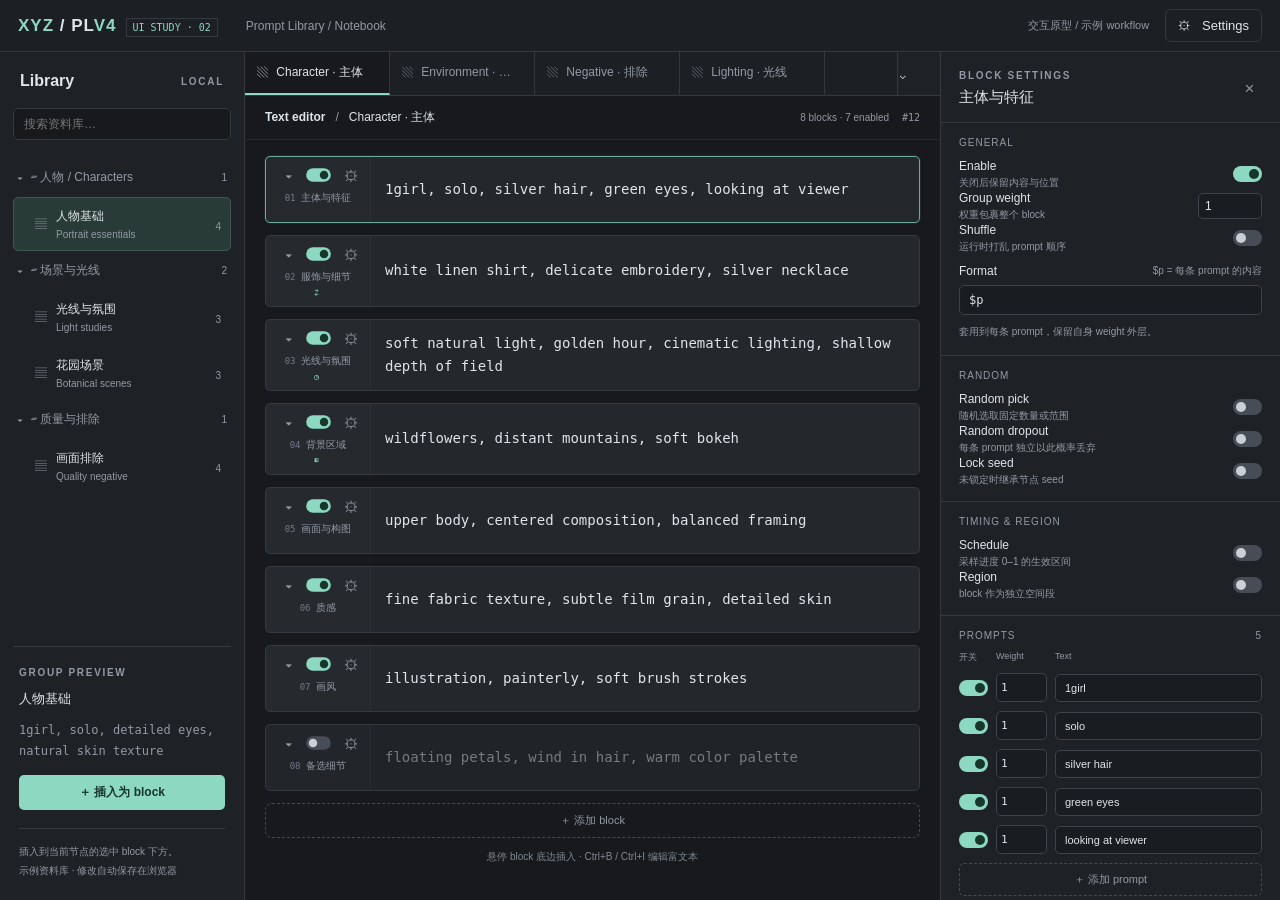
<file: prototypes/plv4/index.html>
<!doctype html>
<html lang="zh-CN">
<head>
<meta charset="utf-8"><meta name="viewport" content="width=device-width, initial-scale=1">
<title>XYZ · Prompt Library V4</title>
<style>
:root{color-scheme:dark;--bg:#17191c;--panel:#1e2125;--card:#24282d;--line:#343940;--muted:#929aa6;--text:#e0e5eb;--accent:#8cd8c0;--font:'Segoe UI','Microsoft YaHei',sans-serif}*{box-sizing:border-box}body{margin:0;background:var(--bg);color:var(--text);font:13px var(--font)}button,input,select{font:inherit}button{cursor:pointer;color:inherit;background:transparent;border:0}button:focus-visible,input:focus-visible,select:focus-visible,[contenteditable]:focus-visible{outline:2px solid var(--accent);outline-offset:3px}button:hover{color:#fff}header{height:66px;border-bottom:1px solid var(--line);display:flex;align-items:center;padding:0 24px;gap:36px;background:#1c1f23}.brand{font-size:17px;letter-spacing:1px;font-weight:650}.brand span{color:var(--accent)}.version{font:10px monospace;color:var(--muted);border:1px solid var(--line);padding:3px 6px;margin-left:9px;letter-spacing:0}.tabs{display:flex;height:100%;gap:25px}.tab{border-bottom:2px solid transparent;font-size:13px;padding:0 4px;color:var(--muted)}.tab.active{color:var(--accent);border-color:var(--accent)}.header-end{margin-left:auto;display:flex;align-items:center;gap:16px}.prototype{color:var(--muted);font-size:11px}.settings-btn{border:1px solid var(--line);border-radius:6px;padding:8px 12px}.layout{height:calc(100vh - 66px);display:grid;grid-template-columns:230px minmax(320px,1fr) 350px}.layout.no-inspector{grid-template-columns:230px minmax(320px,1fr)}aside{background:var(--panel);border-right:1px solid var(--line);padding:25px 14px;overflow:auto}.eyebrow{font-size:10px;letter-spacing:1.7px;color:var(--muted);font-weight:650}.aside-title{padding:0 10px;margin-bottom:22px}.workflow-name{margin-top:9px;font-size:13px}.node{width:100%;text-align:left;border:1px solid transparent;border-radius:7px;padding:13px 11px;display:flex;gap:11px;margin-bottom:6px;color:var(--muted)}.node.active{border-color:#3c5852;background:#293b36;color:var(--text)}.node-dot{color:var(--accent);padding-top:2px}.node strong{display:block;font-size:13px;font-weight:550}.node small{display:block;margin-top:6px;font-size:11px;color:var(--muted)}.aside-note{border-top:1px solid var(--line);margin:28px 10px;padding-top:18px;font-size:11px;color:var(--muted);line-height:1.9}.workspace{overflow:auto;padding:30px clamp(22px,4vw,64px) 70px}.page-top{display:flex;align-items:center;justify-content:space-between;margin-bottom:28px}.page-top h1{font-size:24px;font-weight:550;margin:7px 0 8px;letter-spacing:-.5px}.sub{font-size:12px;color:var(--muted)}.badge{border:1px solid var(--line);border-radius:5px;color:var(--muted);padding:6px 9px;font:11px monospace}.block{position:relative;background:var(--card);border:1px solid var(--line);border-radius:9px;margin-bottom:26px;transition:border-color .15s}.block.selected{border-color:#6baa98;box-shadow:0 0 0 1px #6baa981c}.block.disabled{background:#202328}.block.disabled .editor{opacity:.42}.block-head{height:47px;padding:0 15px;display:flex;align-items:center;gap:10px;border-bottom:1px solid #34394080}.icon{width:25px;height:25px;border-radius:4px;color:var(--muted);font-size:17px;display:inline-grid;place-items:center}.icon:hover{background:#ffffff0b;color:var(--accent)}.block-label{font-size:11px;color:var(--muted);margin-left:7px;letter-spacing:.5px}.block-name{font-weight:550;font-size:12px;margin-left:4px}.block-tags{margin-left:auto;display:flex;gap:6px}.tag{background:#303e3a;color:#a7cfbf;padding:3px 7px;border-radius:4px;font-size:10px}.editor{padding:22px 24px;min-height:102px;font:15px/1.9 Consolas,'Microsoft YaHei',monospace;white-space:pre-wrap;overflow-wrap:anywhere;outline:none}.editor:empty:before{content:attr(data-placeholder);color:#747d89;pointer-events:none}.editor b{color:var(--accent)}.block-foot{display:flex;justify-content:space-between;padding:0 24px 13px;color:#7f8894;font-size:10px}.collapsed-summary{padding:15px 24px;color:var(--muted);white-space:nowrap;overflow:hidden;text-overflow:ellipsis}.add-zone{position:absolute;bottom:-24px;height:28px;left:0;right:0;display:flex;align-items:center;justify-content:center;z-index:1}.add-zone:before{content:'';height:1px;background:#557b6f;position:absolute;left:0;right:0;opacity:0}.add-block{opacity:0;position:relative;background:#283d35;color:var(--accent);border:1px solid #557b6f;border-radius:20px;padding:3px 12px;font-size:11px;transition:opacity .15s}.add-zone:hover .add-block,.add-zone:focus-within .add-block,.add-zone:hover:before{opacity:1}.empty-add{display:block;width:100%;border:1px dashed #414a53;border-radius:7px;padding:14px;color:var(--muted)}.empty-add:hover{border-color:var(--accent);color:var(--accent)}.canvas-note{text-align:center;font-size:11px;color:#818995;margin-top:19px}.inspector{border-left:1px solid var(--line);background:var(--panel);overflow:auto}.inspector-header{padding:25px 22px 19px;border-bottom:1px solid var(--line);display:flex;align-items:center;justify-content:space-between}.inspector-header h2{font-size:16px;margin:7px 0 0;font-weight:550}.section{padding:19px 22px;border-bottom:1px solid var(--line)}.section-title{display:flex;justify-content:space-between;align-items:center;font-size:11px;letter-spacing:1px;color:var(--muted);margin-bottom:16px}.setting-row{display:flex;align-items:center;justify-content:space-between;min-height:35px;gap:12px}.setting-row small{display:block;color:var(--muted);font-size:10px;margin-top:3px}.switch{width:29px;height:16px;display:inline-block;position:relative;flex-shrink:0}.switch input{appearance:none;margin:0;width:29px;height:16px;background:#464d56;border:0;border-radius:20px;cursor:pointer}.switch input:checked{background:var(--accent)}.switch input:after{content:'';position:absolute;width:10px;height:10px;background:#cbd0d6;border-radius:50%;top:3px;left:3px;transition:transform .15s}.switch input:checked:after{transform:translateX(13px);background:#17362c}input[type=number],input[type=text],select{border:1px solid #3c434b;border-radius:5px;background:#191c20;color:var(--text);padding:7px 9px;min-width:0}select{width:136px}input[type=number]{width:64px}.detail-fields{display:flex;align-items:center;gap:8px;margin:9px 0 12px;color:var(--muted);font-size:11px}.detail-fields input{flex:1;width:0}.prompt-row{display:grid;grid-template-columns:29px 51px 1fr;gap:8px;margin-bottom:9px;align-items:center}.prompt-row input[type=number]{width:51px;padding:7px 4px;font:11px Consolas,monospace}.prompt-row input[type=text]{width:100%;font-size:11px}.prompt-row.off input[type=text]{opacity:.45}.prompt-labels{display:grid;grid-template-columns:29px 51px 1fr;gap:8px;font-size:9px;color:var(--muted);margin-bottom:9px}.small-add{border:1px dashed #424a53;border-radius:5px;color:var(--muted);padding:8px;width:100%;font-size:11px}.panel-note{font-size:10px;color:var(--muted);line-height:1.8;margin:12px 0 0}.library-grid{display:grid;grid-template-columns:repeat(auto-fit,minmax(220px,1fr));gap:16px}.library-card{border:1px solid var(--line);border-radius:8px;background:var(--card);padding:22px}.library-card h3{margin:12px 0;font-weight:550}.library-card p{color:var(--muted);font-size:12px;line-height:1.8;min-height:65px}.primary{background:var(--accent);color:#17362c;padding:9px 13px;border-radius:5px;font-weight:600}.primary:hover{color:#17362c;background:#b2e8d6}.modal-backdrop{position:fixed;inset:0;background:#0008;display:grid;place-items:center;z-index:5;backdrop-filter:blur(4px)}.modal{width:min(460px,90vw);padding:28px;background:var(--panel);border:1px solid #4d555f;border-radius:12px;box-shadow:0 24px 80px #0008}.modal h2{margin:0;font-size:21px;font-weight:550}.modal-head{display:flex;justify-content:space-between;align-items:center;margin-bottom:24px}.modal .setting-row{margin:14px 0}.modal p{color:var(--muted);font-size:12px;line-height:1.9}.toast{position:fixed;bottom:25px;left:50%;transform:translateX(-50%);padding:12px 20px;background:#344c42;color:#d4f6e8;border:1px solid #648f7c;border-radius:7px;z-index:10}.light{--bg:#eeefec;--panel:#f7f8f4;--card:#fff;--line:#d3d9d3;--muted:#65716c;--text:#28372f;--accent:#237859;color-scheme:light}.light header{background:var(--panel)}.light .node.active{background:#e3f0e7;color:var(--text)}.light input[type=text],.light input[type=number],.light select{background:#f7f8f4;color:var(--text);border-color:var(--line)}.light .block.disabled{background:#e7eae6}.light .tag{background:#e3f0e7;color:#237859}.light .primary{color:white}.light .node-dot{color:var(--accent)}@media(max-width:1100px){.layout{grid-template-columns:190px minmax(280px,1fr) 300px}.layout.no-inspector{grid-template-columns:190px 1fr}.workspace{padding:25px 20px}.section{padding:16px}.prototype{display:none}}@media(max-width:800px){header{padding:0 14px;gap:20px}.tabs{gap:12px}.layout,.layout.no-inspector{grid-template-columns:155px 1fr}.inspector{position:fixed;right:0;top:66px;bottom:0;width:min(350px,calc(100vw - 155px));z-index:3;box-shadow:-20px 0 50px #0005}.block-tags{display:none}.brand{font-size:14px}.version{display:none}.settings-btn{font-size:0}.settings-btn:after{content:'⚙';font-size:17px}.workspace{padding:22px 15px}.node{padding:12px 5px}.editor{padding:16px}.page-top h1{font-size:20px}}@media(hover:none){.add-block{opacity:1}}@media(prefers-reduced-motion:reduce){*{transition:none!important}}[hidden]{display:none!important}

/* Revision 02: fixed library, browser tabs, compact prompt notebook. */
header{height:52px;padding:0 18px;gap:28px}.header-context{color:var(--muted);font-size:12px}.layout{height:calc(100vh - 52px);grid-template-columns:245px minmax(320px,1fr) 340px}.layout.no-inspector{grid-template-columns:245px minmax(320px,1fr)}aside{padding:20px 13px;display:flex;flex-direction:column}.library-heading{display:flex;justify-content:space-between;align-items:center;font-size:16px;padding:0 7px 18px}.library-heading>span:first-child{font-weight:600}#library-search{width:100%;background:var(--bg);border:1px solid var(--line);padding:8px 10px;border-radius:5px;color:var(--text);font:12px var(--font);margin-bottom:20px}.folder-toggle{display:flex;gap:8px;align-items:center;width:100%;padding:9px 4px;text-align:left;color:var(--muted);font-size:12px}.folder-toggle small{margin-left:auto;font-size:10px}.library-item{width:100%;display:flex;align-items:center;gap:9px;text-align:left;padding:10px 9px 10px 21px;border-radius:5px;border:1px solid transparent;margin:2px 0;font-size:12px}.library-item>span:first-child{color:var(--muted)}.library-item>span:nth-child(2){flex:1}.library-item small{display:block;font-size:10px;color:var(--muted);margin-top:4px}.library-item.active{background:#293b36;border-color:#3c5852}.library-preview{border-top:1px solid var(--line);margin-top:auto;padding:20px 6px 0}.library-preview h3{font-size:13px;font-weight:550;margin:12px 0}.library-preview p{font:12px/1.8 Consolas,monospace;color:var(--muted)}.library-preview .primary{width:100%;font-size:12px}.aside-note{margin:18px 6px 0;padding-top:13px;font-size:10px}.workspace{padding:0;overflow:hidden;display:flex;flex-direction:column;min-width:0}.nodebar{display:flex;align-items:stretch;position:relative;min-height:43px;background:#1c1f23;border-bottom:1px solid var(--line);flex-shrink:0}.node-tabs{display:flex;flex:1;overflow:hidden;min-width:0}.node-tab{width:145px;flex:0 0 145px;height:43px;text-align:left;padding:0 12px;border-right:1px solid var(--line);border-bottom:2px solid transparent;color:var(--muted);overflow:hidden;text-overflow:ellipsis;white-space:nowrap;font-size:12px}.node-tab span{font-size:11px;margin-right:5px}.node-tab.active{background:var(--bg);border-bottom-color:var(--accent);color:var(--text)}.overflow-menu{appearance:none;width:43px;flex:0 0 43px;padding:0;border:0;border-left:1px solid var(--line);border-radius:0;text-align:center;background:var(--panel);font-size:17px}.overflow-menu option{font-size:12px;text-align:left}.notebook-toolbar{display:flex;justify-content:space-between;align-items:center;padding:13px 20px;border-bottom:1px solid #34394080;font-size:12px;gap:12px;flex-shrink:0}.notebook-toolbar strong{font-weight:550}.toolbar-divider{color:var(--muted);margin:0 10px}.notebook-toolbar .badge{border:0;padding:0 0 0 10px;font-size:10px}.notebook-toolbar>.sub{font-size:10px;white-space:nowrap}.notebook{overflow:auto;flex:1;padding:16px 20px 40px}.block{display:grid;grid-template-columns:105px minmax(0,1fr);margin-bottom:12px;border-radius:5px;min-height:67px}.block-head{height:auto;min-height:0;padding:8px 8px;display:block;border-bottom:0;border-right:1px solid #34394080;background:#ffffff02}.block-controls{display:flex;gap:5px;align-items:center;justify-content:center}.block-controls .icon{font-size:15px;width:20px;height:20px}.block-controls .switch{transform:scale(.85)}.block-caption{font-size:10px;color:var(--muted);margin-top:6px;white-space:nowrap;text-overflow:ellipsis;overflow:hidden;text-align:center;line-height:1.4}.block-caption>span{font:9px Consolas,monospace;color:#707c89;margin-right:3px}.block-indicators{font-size:10px;color:var(--accent);text-align:center;letter-spacing:4px;margin-top:3px}.editor{min-height:0;padding:10px 14px;font:14px/1.65 Consolas,'Microsoft YaHei',monospace;align-self:center;white-space:pre-wrap}.collapsed-summary{padding:12px 14px;align-self:center;font:12px/1.5 Consolas,monospace}.block:has(.collapsed-summary){min-height:53px}.block.disabled .editor{opacity:.45}.add-zone{bottom:-10px;height:16px}.add-block{font-size:9px;padding:1px 10px}.empty-add{padding:9px;font-size:11px}.canvas-note{font-size:10px;margin-top:12px}.inspector-header{padding:18px 18px 15px}.inspector-header h2{font-size:15px}.section{padding:14px 18px}.section-title{margin-bottom:10px;font-size:10px}.setting-row{min-height:32px;font-size:12px}.setting-row small{font-size:10px}.setting-row input{padding:5px 6px}.panel-note{margin-top:8px;font-size:10px}.format-label{display:flex;justify-content:space-between;align-items:center;font-size:12px;margin:10px 0 7px}.format-label small{color:var(--muted);font-size:10px}#format{width:100%;font:12px Consolas,monospace}.detail-fields{margin:8px 0;gap:7px}.detail-fields input{width:65px}.region-fields{margin:8px 0 0;padding:10px;border:1px solid #465b54;border-radius:5px;background:#8cd8c004}.region-fields .setting-row small{font-size:9px}.rect-fields{display:grid;grid-template-columns:repeat(4,1fr);gap:6px;margin-bottom:8px}.rect-fields label{font-size:10px;color:var(--muted)}.rect-fields input{width:100%;padding:5px 4px;font-size:11px;margin-top:5px}.light .nodebar{background:var(--panel)}.light .library-item.active{background:#e3f0e7;border-color:#b9d5c6}.light .notebook-toolbar,.light .block-head{border-color:var(--line)}
@media(max-width:1100px){.layout{grid-template-columns:215px minmax(280px,1fr) 305px}.layout.no-inspector{grid-template-columns:215px 1fr}.workspace{padding:0}.notebook{padding:14px}.notebook-toolbar{padding:12px 14px}.notebook-toolbar>span:first-child{overflow:hidden;white-space:nowrap;text-overflow:ellipsis}.block{grid-template-columns:95px 1fr}.header-context{display:none}}@media(max-width:800px){.layout,.layout.no-inspector{grid-template-columns:180px minmax(0,1fr)}.inspector{top:52px;width:min(340px,calc(100vw - 180px))}.notebook-toolbar>.sub{display:none}.workspace{padding:0}.editor{font-size:13px;padding:8px 10px}.block{grid-template-columns:87px 1fr}.notebook{padding:12px}.block-controls{gap:2px}.library-item{padding-left:9px}.settings-btn{font-size:12px}.settings-btn:after{content:none}}@media(max-width:500px){.layout,.layout.no-inspector{grid-template-columns:135px minmax(0,1fr)}.inspector{width:calc(100vw - 135px)}aside{padding:14px 8px}.block{grid-template-columns:75px 1fr}.block-head{padding:7px 2px}.library-item{padding-left:3px}.library-item small{font-size:9px}.notebook{padding:8px}.prototype{display:none}.header-end{gap:0}.version{display:none}} 

</style>
</head>
<body>
<header><div class="brand"><span>XYZ</span> / PL<span>V4</span><span class="version">UI STUDY · 02</span></div><span class="header-context">Prompt Library / Notebook</span><div class="header-end"><span class="prototype">交互原型 / 示例 workflow</span><button class="settings-btn" id="global-settings">⚙ &nbsp; Settings</button></div></header>
<div class="layout" id="layout"><aside id="library"><div class="library-heading"><span>Library</span><span class="eyebrow">LOCAL</span></div><input id="library-search" type="search" placeholder="搜索资料库…" aria-label="搜索资料库"><div id="library-tree"></div><div class="library-preview" id="library-preview"></div><div class="aside-note">插入到当前节点的选中 block 下方。<br>示例资料库 · 修改自动保存在浏览器</div></aside><main class="workspace" id="workspace"></main><section class="inspector" id="inspector" aria-label="Block 详细设置"></section></div>
<div id="modal" hidden></div><div id="toast" class="toast" role="status" hidden></div>
<script>
const $=s=>document.querySelector(s), esc=s=>String(s).replace(/[&<>"']/g,c=>({'&':'&amp;','<':'&lt;','>':'&gt;','"':'&quot;',"'":'&#39;'}[c]));
const id=()=>crypto.randomUUID?crypto.randomUUID():Math.random().toString(36).slice(2);
function block(name,text,extra={}){return {id:id(),name,enabled:true,collapsed:false,shuffle:false,format:'$p',groupWeight:1,seedLock:false,seed:0,pick:false,pickCount:1,pickMax:1,dropout:false,dropRate:.2,schedule:false,start:0,end:1,region:false,regionKind:'imask',mask:0,rect:[0,.5,0,1],maskUnit:'fraction',feather:0,maskWeight:1,condWeight:1,includeBase:false,prompts:text?text.split(',').map(t=>({id:id(),text:t.trim(),enabled:true,weight:1})):[],...extra}}
const defaults=[{id:12,name:'Character · 主体',type:'Positive prompt',blocks:[block('主体与特征','1girl, solo, silver hair, green eyes, looking at viewer'),block('服饰与细节','white linen shirt, delicate embroidery, silver necklace',{shuffle:true}),block('光线与氛围','soft natural light, golden hour, cinematic lighting, shallow depth of field',{schedule:true,start:.2,end:1}),block('背景区域','wildflowers, distant mountains, soft bokeh',{region:true,mask:0})]},{id:24,name:'Environment · 场景',type:'Positive prompt',blocks:[block('环境','a quiet garden, climbing roses, morning mist')]},{id:31,name:'Negative · 排除',type:'Negative prompt',blocks:[block('画面质量','low quality, blurry, watermark, text')]}];
defaults[0].blocks.push(block('画面与构图','upper body, centered composition, balanced framing'),block('质感','fine fabric texture, subtle film grain, detailed skin'),block('画风','illustration, painterly, soft brush strokes'),block('备选细节','floating petals, wind in hair, warm color palette',{enabled:false}));
for(const [i,name] of ['Lighting · 光线','Style · 画风','Details · 细节','Background · 背景','LoRA · 模型','Variation · 变体'].entries())defaults.push({id:40+i,name,type:'XYZ PLV4',blocks:[block(name,'soft light, detailed illustration, natural colors')]});
let state={nodes:structuredClone(defaults),node:12,selected:defaults[0].blocks[0].id,light:false,librarySelected:0,folders:{characters:true,scene:true,quality:true}};try{const saved=JSON.parse(localStorage.getItem('xyz-plv4-prototype-v2'));if(saved?.nodes?.length)state=saved}catch{}let storageWarned=false;
function save(){try{localStorage.setItem('xyz-plv4-prototype-v2',JSON.stringify(state))}catch{if(!storageWarned){storageWarned=true;toast('浏览器存储不可用，本次修改仍可继续')}}}
const current=()=>state.nodes.find(n=>n.id===state.node)||state.nodes[0], selected=()=>current().blocks.find(b=>b.id===state.selected);
function sw(checked,attrs){return `<label class="switch"><input type="checkbox" ${checked?'checked':''} ${attrs}></label>`}
function itemText(p){if(p.weight===1)return p.text;if(/^<lora:.*>$/.test(p.text))return p.text.replace(/:[-\d.]+>$/,':'+p.weight+'>');return '('+p.text+':'+p.weight+')'}
function joinItems(items){return items.reduce((s,t)=>s+(s?(/\.$/.test(s)?' ':', '):'')+t,'')}
function textOf(b){return joinItems(b.prompts.filter(p=>p.enabled).map(itemText))}
function render(){const scroll=$('.notebook')?.scrollTop||0;document.body.classList.toggle('light',state.light);renderLibrary();renderWorkspace();renderInspector();if($('.notebook'))$('.notebook').scrollTop=scroll;requestAnimationFrame(fitTabs);save()}
function renderWorkspace(){const n=current();$('#workspace').innerHTML=`<div class="nodebar"><div class="node-tabs" role="tablist" aria-label="Workflow PLV4 nodes">${state.nodes.map(x=>`<button role="tab" aria-selected="${x.id===n.id}" class="node-tab ${x.id===n.id?'active':''}" data-node="${x.id}" title="#${x.id} · ${esc(x.name)}"><span>▧</span> ${esc(x.name)}</button>`).join('')}</div><select class="overflow-menu" id="node-overflow" aria-label="更多 workflow 节点" title="更多 workflow 节点" hidden></select></div><div class="notebook-toolbar"><span><strong>Text editor</strong><span class="toolbar-divider">/</span>${esc(n.name)}</span><span class="sub">${n.blocks.length} blocks · ${n.blocks.filter(b=>b.enabled).length} enabled <span class="badge">#${n.id}</span></span></div><div class="notebook"><div id="blocks">${n.blocks.map(blockHTML).join('')}</div><button class="empty-add" data-add="last">＋ 添加 block</button><div class="canvas-note">悬停 block 底边插入 · Ctrl+B / Ctrl+I 编辑富文本</div></div>`}
function fitTabs(){const bar=$('.nodebar');if(!bar)return;const tabs=[...document.querySelectorAll('.node-tab')],over=$('#node-overflow');const max=Math.max(1,Math.floor((bar.clientWidth-46)/145));const overflow=tabs.length>max;let visible=tabs.slice(0,overflow?max:tabs.length);const active=tabs.find(t=>Number(t.dataset.node)===state.node);if(active&&!visible.includes(active)){visible[visible.length-1]=active}tabs.forEach(t=>t.hidden=!visible.includes(t));over.hidden=!overflow;over.innerHTML='<option value="">⌄</option>'+state.nodes.filter(n=>!visible.some(t=>Number(t.dataset.node)===n.id)).map(n=>`<option value="${n.id}">#${n.id} · ${esc(n.name)}</option>`).join('')}
function blockHTML(b,i){const tags=[b.shuffle?'⇄':'',b.pick?'⚄':'',b.dropout?'⚀':'',b.schedule?'◷':'',b.region?'◧':''].filter(Boolean).join(' ');return `<article class="block ${b.id===state.selected?'selected':''} ${b.enabled?'':'disabled'}" data-block="${b.id}"><div class="block-head"><div class="block-controls"><button class="icon" data-collapse="${b.id}" title="${b.collapsed?'展开':'折叠'} block" aria-expanded="${!b.collapsed}">${b.collapsed?'▸':'▾'}</button>${sw(b.enabled,`data-enable="${b.id}" aria-label="启用 ${esc(b.name)}"`)}<button class="icon" data-settings="${b.id}" title="${esc(b.name)} · 详细设置" aria-label="打开 ${esc(b.name)} 设置">⚙</button></div><div class="block-caption" title="${esc(b.name)}"><span>${String(i+1).padStart(2,'0')}</span> ${esc(b.name)}</div>${tags?`<div class="block-indicators" title="${esc([b.shuffle?'Shuffle':'',b.pick?'Random pick':'',b.dropout?'Random dropout':'',b.schedule?'Schedule':'',b.region?'Region':''].filter(Boolean).join(' / '))}">${tags}</div>`:''}</div>${b.collapsed?`<div class="collapsed-summary">${esc(textOf(b))||'空白 block'}</div>`:`<div class="editor" contenteditable="true" role="textbox" aria-multiline="true" aria-label="${esc(b.name)} rich text editor" data-editor="${b.id}" data-placeholder="写下你的 prompt…">${esc(textOf(b))}</div>`}<div class="add-zone"><button class="add-block" data-add="${b.id}">＋ Add block</button></div></article>`}
function numberField(prop,val,min=0,max='',step=.05,label=prop){return `<input type="number" data-prop="${prop}" value="${val}" min="${min}" ${max!==''?`max="${max}"`:''} step="${step}" aria-label="${esc(label)}">`}
function row(label,control,help=''){return `<div class="setting-row"><span>${label}${help?`<small>${help}</small>`:''}</span>${control}</div>`}
function regionHTML(b){const k=b.regionKind;return `<div class="region-fields"><div class="detail-fields"><span>Kind</span><select aria-label="Region 类型" data-prop="regionKind">${['base','mask','imask','fill'].map(t=>`<option ${k===t?'selected':''}>${t}</option>`).join('')}</select></div>${k==='imask'?row('IMASK index',numberField('mask',b.mask,0,'',1),'CLIP 的 mask attach 顺序，0 起始'):''}${k==='mask'?`<div class="detail-fields"><span>坐标单位</span><select aria-label="Mask 坐标单位" data-prop="maskUnit"><option value="fraction" ${b.maskUnit==='fraction'?'selected':''}>比例 0–1</option><option value="pixels" ${b.maskUnit==='pixels'?'selected':''}>像素</option></select></div><div class="rect-fields">${['x1','x2','y1','y2'].map((t,i)=>`<label>${t}<input aria-label="Mask ${t}" type="number" data-rect="${i}" value="${b.rect[i]}" min="0" ${b.maskUnit==='fraction'?'max="1"':''} step="${b.maskUnit==='fraction'?.05:1}"></label>`).join('')}</div>`:''}${['mask','imask'].includes(k)?row('Feather · px',numberField('feather',b.feather,0,'',1)):''}${k!=='fill'?row('Mask weight',numberField('maskWeight',b.maskWeight),'重叠区域中的空间份额'):''}${row('Cond weight',numberField('condWeight',b.condWeight),'整个 region 的语义强度')}${k!=='base'?row('Include in base',sw(b.includeBase,'data-prop="includeBase" aria-label="Include in base"'),'把本 block 同时加入 base'):''}</div>`}
function renderInspector(){const b=selected(),show=!!b;$('#inspector').hidden=!show;$('#layout').classList.toggle('no-inspector',!show);if(!show)return;$('#inspector').innerHTML=`<div class="inspector-header"><div><div class="eyebrow">BLOCK SETTINGS</div><h2>${esc(b.name)}</h2></div><button class="icon" data-close-panel title="关闭设置" aria-label="关闭设置">×</button></div><div class="section"><div class="section-title">GENERAL</div>${row('Enable',sw(b.enabled,'data-prop="enabled" aria-label="Enable"'),'关闭后保留内容与位置')}${row('Group weight',numberField('groupWeight',b.groupWeight),'权重包裹整个 block')}${row('Shuffle',sw(b.shuffle,'data-prop="shuffle" aria-label="Shuffle"'),'运行时打乱 prompt 顺序')}<label class="format-label" for="format">Format <small>$p = 每条 prompt 的内容</small></label><input id="format" type="text" data-prop="format" value="${esc(b.format)}" placeholder="例如 ($p:1.05)" aria-label="Format 模板"><p class="panel-note">套用到每条 prompt，保留自身 weight 外层。</p></div><div class="section"><div class="section-title">RANDOM</div>${row('Random pick',sw(b.pick,'data-prop="pick" aria-label="Random pick"'),'随机选取固定数量或范围')}${b.pick?`<div class="detail-fields"><span>数量</span>${numberField('pickCount',b.pickCount,0,'',1,'选取数量下限')}<span>–</span>${numberField('pickMax',b.pickMax,0,'',1,'选取数量上限')}</div>`:''}${row('Random dropout',sw(b.dropout,'data-prop="dropout" aria-label="Random dropout"'),'每条 prompt 独立以此概率丢弃')}${b.dropout?`<div class="detail-fields"><span>概率</span>${numberField('dropRate',b.dropRate,0,1,.05,'丢弃概率')}<span>${Math.round(b.dropRate*100)}%</span></div>`:''}${row('Lock seed',sw(b.seedLock,'data-prop="seedLock" aria-label="Lock seed"'),'未锁定时继承节点 seed')}${b.seedLock?row('Seed',numberField('seed',b.seed,0,'',1)):''}</div><div class="section"><div class="section-title">TIMING & REGION</div>${row('Schedule',sw(b.schedule,'data-prop="schedule" aria-label="Schedule"'),'采样进度 0–1 的生效区间')}${b.schedule?`<div class="detail-fields">${numberField('start',b.start,0,1,.05,'Schedule 起点')}<span>→</span>${numberField('end',b.end,0,1,.05,'Schedule 终点')}</div>`:''}${row('Region',sw(b.region,'data-prop="region" aria-label="Region"'),'block 作为独立空间段')}${b.region?regionHTML(b):''}</div><div class="section"><div class="section-title">PROMPTS <span>${b.prompts.length}</span></div><div class="prompt-labels"><span>开关</span><span>Weight</span><span>Text</span></div><div id="prompt-list">${b.prompts.map(promptHTML).join('')}</div><button class="small-add" data-add-prompt>＋ 添加 prompt</button><p class="panel-note">关闭的 prompt 从文本隐藏，重新启用恢复原位。<br>本页展示配置交互；运行效果待接入编译器。</p></div>`}
function promptHTML(p,i){return `<div class="prompt-row ${p.enabled?'':'off'}" data-prompt="${p.id}">${sw(p.enabled,`data-prompt-prop="enabled" aria-label="启用 prompt ${i+1}"`)}<input type="number" step=".05" min="0" max="10" value="${p.weight}" data-prompt-prop="weight" aria-label="prompt ${i+1} weight"><input type="text" value="${esc(p.text)}" data-prompt-prop="text" aria-label="prompt ${i+1} text"></div>`}
const presets=[['Portrait essentials','人物基础','1girl, solo, detailed eyes, natural skin texture'],['Light studies','光线与氛围','soft natural light, rim light, golden hour'],['Botanical scenes','花园场景','wildflowers, climbing roses, lush greenery'],['Quality negative','画面排除','low quality, blurry, watermark, text']];
const folders=[{id:'characters',name:'人物 / Characters',items:[0]},{id:'scene',name:'场景与光线',items:[1,2]},{id:'quality',name:'质量与排除',items:[3]}];
function renderLibrary(){const query=$('#library-search').value.trim().toLowerCase();$('#library-tree').innerHTML=folders.map(f=>{const items=f.items.filter(i=>presets[i].join(' ').toLowerCase().includes(query));if(query&&!items.length)return '';return `<div class="library-folder"><button class="folder-toggle" data-folder="${f.id}" aria-expanded="${!!state.folders[f.id]}"><span>${state.folders[f.id]?'▾':'▸'}</span> ▱ ${f.name}<small>${items.length}</small></button><div ${!state.folders[f.id]&&!query?'hidden':''}>${items.map(i=>`<button class="library-item ${state.librarySelected===i?'active':''}" data-library="${i}"><span>▤</span><span>${presets[i][1]}<small>${presets[i][0]}</small></span><small>${presets[i][2].split(',').length}</small></button>`).join('')}</div></div>`}).join('')||'<p class="sub" style="padding:12px">没有匹配的资料库组</p>';const p=presets[state.librarySelected||0];$('#library-preview').innerHTML=`<div class="eyebrow">GROUP PREVIEW</div><h3>${p[1]}</h3><p>${p[2]}</p><button class="primary" data-preset="${state.librarySelected||0}">＋ 插入为 block</button>`}
function toast(msg){$('#toast').textContent=msg;$('#toast').hidden=false;clearTimeout(window.toastTimer);window.toastTimer=setTimeout(()=>$('#toast').hidden=true,2500)}
document.addEventListener('click',e=>{const t=e.target.closest('button');if(!t)return;if(t.dataset.node){state.node=Number(t.dataset.node);state.selected=current().blocks[0]?.id;render()}else if(t.dataset.folder){state.folders[t.dataset.folder]=!state.folders[t.dataset.folder];renderLibrary();save()}else if(t.dataset.library!==undefined){state.librarySelected=Number(t.dataset.library);renderLibrary();save()}else if(t.dataset.collapse){const b=current().blocks.find(b=>b.id===t.dataset.collapse);b.collapsed=!b.collapsed;render()}else if(t.dataset.settings){state.selected=t.dataset.settings;render()}else if(t.hasAttribute('data-close-panel')){state.selected=null;render()}else if(t.dataset.add){const b=block('空白 block','');const index=t.dataset.add==='last'?current().blocks.length:current().blocks.findIndex(b=>b.id===t.dataset.add)+1;current().blocks.splice(index,0,b);state.selected=b.id;render();const el=document.querySelector(`[data-editor="${b.id}"]`);el.focus();el.scrollIntoView({block:'nearest'})}else if(t.hasAttribute('data-add-prompt')){selected().prompts.push({id:id(),text:'',enabled:true,weight:1});render();$('#prompt-list .prompt-row:last-child input[type=text]').focus()}else if(t.dataset.preset!==undefined){const p=presets[Number(t.dataset.preset)],b=block(p[1],p[2]);const at=current().blocks.findIndex(x=>x.id===state.selected);current().blocks.splice(at<0?current().blocks.length:at+1,0,b);state.selected=b.id;render();toast('已插入 '+current().name)}else if(t.id==='global-settings'){openSettings()}else if(t.hasAttribute('data-close-modal'))closeModal();else if(t.id==='reset-demo'){state={nodes:structuredClone(defaults),node:12,selected:defaults[0].blocks[0].id,light:state.light,librarySelected:0,folders:{characters:true,scene:true,quality:true}};render();closeModal();toast('示例已重置')}});
document.addEventListener('change',e=>{const t=e.target;if(t.id==='node-overflow'){if(!t.value)return;state.node=Number(t.value);state.selected=current().blocks[0]?.id;render()}else if(t.dataset.rect){const b=selected(),i=Number(t.dataset.rect);b.rect[i]=Math.max(0,Math.min(b.maskUnit==='fraction'?1:Infinity,Number(t.value)||0));if(b.rect[i%2?i-1:i]>b.rect[i%2?i:i+1])b.rect[i%2?i-1:i+1]=b.rect[i];render()}else if(t.dataset.enable){current().blocks.find(b=>b.id===t.dataset.enable).enabled=t.checked;render()}else if(t.dataset.prop){if(t.dataset.prop==='format')return;const b=selected(),p=t.dataset.prop;b[p]=t.type==='checkbox'?t.checked:t.type==='number'?Number(t.value):t.value;if(['start','end'].includes(p)){b[p]=Math.max(0,Math.min(1,b[p]));if(b.start>b.end)b[p==='start'?'end':'start']=b[p]}if(['pickCount','pickMax'].includes(p)){b[p]=Math.max(0,Math.round(b[p]));if(b.pickCount>b.pickMax)b[p==='pickCount'?'pickMax':'pickCount']=b[p]}if(p==='dropRate')b[p]=Math.max(0,Math.min(1,b[p]));if(['feather','seed'].includes(p))b[p]=Math.max(0,Math.round(b[p]));if(['groupWeight','maskWeight','condWeight'].includes(p))b[p]=Math.max(0,b[p]);if(p==='maskUnit')b.rect=b.maskUnit==='fraction'?[0,.5,0,1]:[0,256,0,512];if(p==='mask')b[p]=Math.max(0,Math.round(b[p]));render()}else if(t.dataset.promptProp){if(t.dataset.promptProp==='text')return;const p=selected().prompts.find(p=>p.id===t.closest('[data-prompt]').dataset.prompt);p[t.dataset.promptProp]=t.type==='checkbox'?t.checked:t.type==='text'?t.value:Math.max(0,Math.min(10,Number(t.value)));render()}else if(t.id==='light-mode'){state.light=t.checked;document.body.classList.toggle('light',state.light);save()}});
function splitPrompts(text){const out=[];let start=0,depth=0;for(let i=0;i<text.length;i++){if(text.charCodeAt(i)===92){i++;continue}if('([{<'.includes(text[i]))depth++;if(')]}>'.includes(text[i]))depth=Math.max(0,depth-1);if(depth===0&&(text[i]===','||(text[i]==='.'&&(i===text.length-1||/\s/.test(text[i+1]))))){const end=text[i]==='.'?i+1:i;const t=text.slice(start,end).trim();if(t)out.push(t);start=i+1}}const tail=text.slice(start).trim();if(tail)out.push(tail);return out}
function parseItem(text){const m=text.match(/^\((.*):(-?\d+(?:\.\d+)?)\)$/s);const l=text.match(/^<lora:.*:([-\d.]+)>$/);return {text:m?m[1]:text,weight:m?Number(m[2]):l?Number(l[1]):1}}
function syncEditor(b,text){const enabled=b.prompts.filter(p=>p.enabled),used=new Set();const next=splitPrompts(text).map((t,i)=>{const data=parseItem(t);let old=enabled.find(p=>!used.has(p.id)&&p.text===data.text)||enabled[i];if(old&&used.has(old.id))old=null;if(old)used.add(old.id);return {...old,...data,id:old?.id||id(),enabled:true}});b.prompts.forEach((p,i)=>{if(!p.enabled)next.splice(Math.min(i,next.length),0,p)});b.prompts=next}
document.addEventListener('input',e=>{const t=e.target;if(t.id==='library-search'){renderLibrary()}else if(t.dataset.prop==='format'){selected().format=t.value;save()}else if(t.dataset.editor){const b=current().blocks.find(b=>b.id===t.dataset.editor);b.richHTML=t.innerHTML;syncEditor(b,t.innerText.replace(/\r/g,''));if(b.id===state.selected)renderInspector();save()}else if(t.dataset.promptProp==='text'){const b=selected();b.prompts.find(p=>p.id===t.closest('[data-prompt]').dataset.prompt).text=t.value;delete b.richHTML;const ed=document.querySelector(`[data-editor="${b.id}"]`);if(ed)ed.textContent=textOf(b);save()}});
// Restore only basic rich-text formatting; never inject arbitrary saved markup.
function restoreRich(){for(const b of current().blocks){const el=document.querySelector(`[data-editor="${b.id}"]`);if(!el||!b.richHTML)continue;const doc=new DOMParser().parseFromString(b.richHTML,'text/html');const safe=n=>n.nodeType===3?document.createTextNode(n.textContent):(()=>{const out=document.createElement(['B','STRONG','I','EM','U','BR','DIV','P'].includes(n.nodeName)?n.nodeName:'span');for(const c of n.childNodes)out.append(safe(c));return out})();if(doc.body.textContent.replace(/\s/g,'')===textOf(b).replace(/\s/g,''))el.replaceChildren(...Array.from(doc.body.childNodes,safe))}}
const originalRenderWorkspace=renderWorkspace;renderWorkspace=function(){originalRenderWorkspace();restoreRich()};
let previousFocus;function openSettings(){previousFocus=document.activeElement;$('#modal').hidden=false;$('#modal').className='modal-backdrop';$('#modal').innerHTML=`<div class="modal" role="dialog" aria-modal="true" aria-labelledby="settings-title"><div class="modal-head"><h2 id="settings-title">XYZ Settings</h2><button class="icon" data-close-modal aria-label="关闭 XYZ Settings">×</button></div><div class="eyebrow">APPEARANCE</div><div class="setting-row"><span>浅色界面</span>${sw(state.light,'id="light-mode" aria-label="浅色界面"')}</div><p>这里预留 XYZ 的全局设置。当前版本用于确认窗口、block 和详细设置的交互布局。</p><div class="setting-row"><span>重新载入示例数据</span><button class="settings-btn" id="reset-demo">重置示例</button></div><p>Shuffle、随机选取、Schedule、Region 目前用于展示配置状态，尚未连接 prompt 编译。</p><button class="primary" data-close-modal style="width:100%;margin-top:15px">完成</button></div>`;$('#modal button').focus()}
function closeModal(){$('#modal').hidden=true;previousFocus?.focus()}$('#modal').addEventListener('click',e=>{if(e.target.id==='modal')closeModal()});document.addEventListener('keydown',e=>{if($('#modal').hidden)return;if(e.key==='Escape')closeModal();if(e.key==='Tab'){const all=Array.from($('#modal').querySelectorAll('button,input,select'));const first=all[0],last=all.at(-1);if(e.shiftKey&&document.activeElement===first){e.preventDefault();last.focus()}else if(!e.shiftKey&&document.activeElement===last){e.preventDefault();first.focus()}}});new ResizeObserver(()=>fitTabs()).observe($('#workspace'));render();
</script>
</body>
</html>
</file>
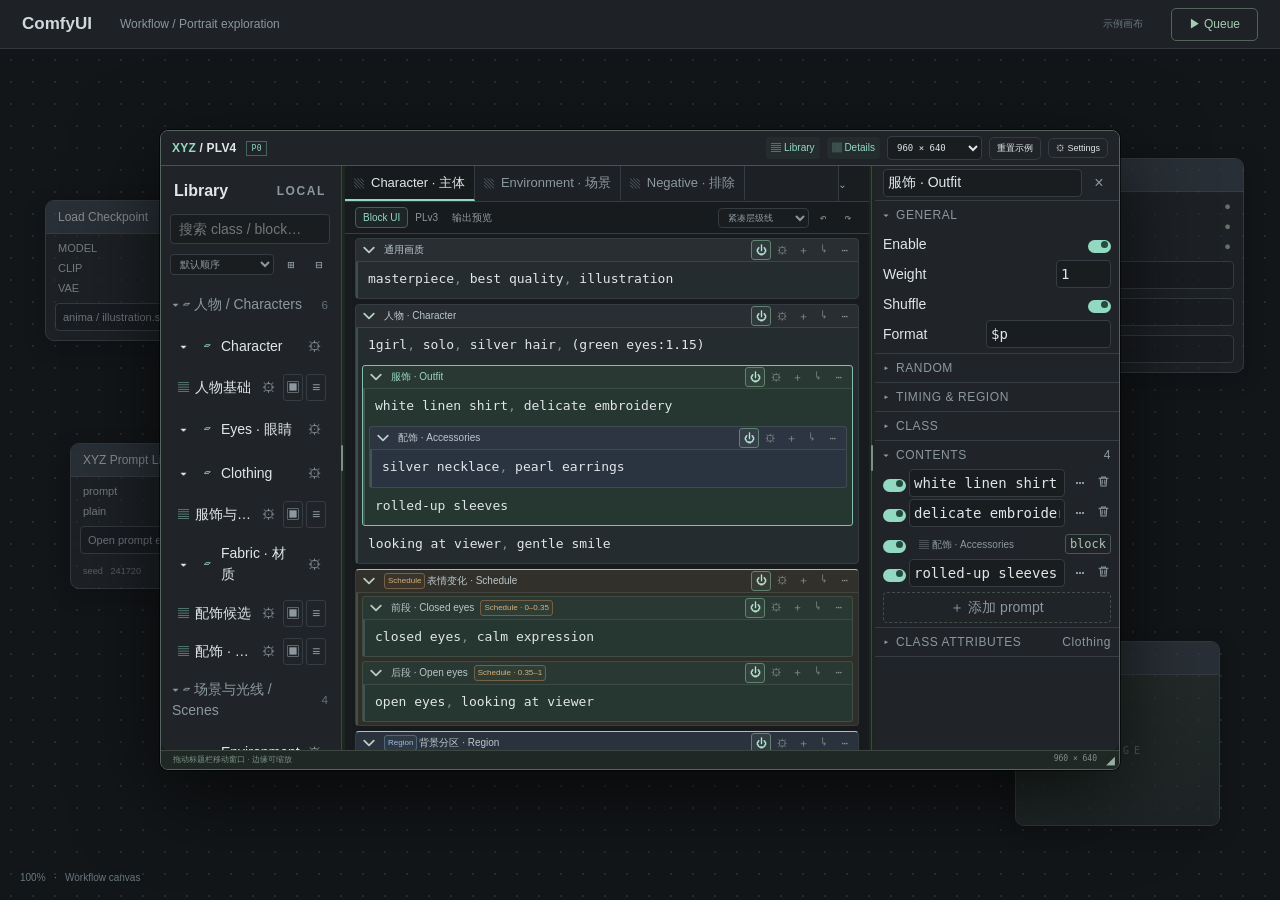
<file: prototypes/plv4/nested.html>
<!doctype html>
<html lang="zh-CN">
<head>
<meta charset="utf-8"><meta name="viewport" content="width=device-width, initial-scale=1">
<title>PLV4 · Nested notebook / P0</title>
<link rel="stylesheet" href="../../js/plv4/design.css">
<script src="../../js/plv4/design_components.js"></script>
</head>
<body>
<div class="comfy-stage" aria-hidden="true"><div class="comfy-top"><span class="comfy-logo">ComfyUI</span><span>Workflow / Portrait exploration</span><span class="comfy-stage-note">示例画布</span><span class="comfy-queue">▶ Queue</span></div><div class="canvas-grid"></div><svg class="canvas-wires" viewBox="0 0 1440 900" preserveAspectRatio="none"><path d="M260 280 C450 280 220 590 460 590" stroke="#9e915e"/><path d="M220 460 C570 460 660 190 930 190" stroke="#8b6da3"/><path d="M930 220 C1110 220 980 570 1210 570" stroke="#957a4c"/><path d="M245 540 C760 540 870 640 1190 640" stroke="#667c9e"/></svg><div class="comfy-node checkpoint"><div>Load Checkpoint</div><p>MODEL <i>●</i></p><p>CLIP <i>●</i></p><p>VAE <i>●</i></p><label>anima / illustration.safetensors</label></div><div class="comfy-node plv"><div>XYZ Prompt Library V4</div><p>prompt <i>●</i></p><p>plain <i>●</i></p><label>Open prompt editor</label><small>seed &nbsp; 241720</small></div><div class="comfy-node sampler"><div>KSampler</div><p><i>●</i> model</p><p><i>●</i> positive</p><p><i>●</i> negative</p><label>steps &nbsp; 28</label><label>cfg &nbsp; 5.0</label><label>sampler &nbsp; euler</label></div><div class="comfy-node image"><div>Preview Image</div><div class="fake-image">IMAGE</div></div><div class="comfy-bottom">100% &nbsp; · &nbsp; Workflow canvas</div></div>
<div class="floating-shell" id="floating" role="region" aria-label="PLV4 浮动编辑窗口">
<header data-windowdrag><div class="brand"><b>XYZ</b> / PLV4</div><span class="version">P0</span><span class="header-note">Prompt editor</span><div class="header-end"><button class="window-pane-button" id="toggle-library" aria-label="显示或隐藏 Library">▤ Library</button><button class="window-pane-button" id="toggle-details" aria-label="显示或隐藏详细设置">▥ Details</button><select id="window-preset" aria-label="浮动窗口尺寸"><option value="960,640">960 × 640</option><option value="720,500">720 × 500</option><option value="1100,720">1100 × 720</option></select><span class="header-note" id="save-status">本地保存</span><button class="outline-button" id="reset">重置示例</button><button class="outline-button" id="settings">⚙ Settings</button></div></header>
<div class="layout" id="layout"><aside class="library" id="library-pane"><div class="library-title">Library <span class="eyebrow">LOCAL</span></div><input type="search" id="search" placeholder="搜索 class / block…" aria-label="搜索 Library"><div class="library-tools"><select id="sort" aria-label="资料库排序"><option value="default">默认顺序</option><option value="name">名称排序</option></select><button class="tiny-button" id="expand-all" title="全部展开" aria-label="全部展开">⊞</button><button class="tiny-button" id="collapse-all" title="全部折叠" aria-label="全部折叠">⊟</button></div><div id="assets"></div><div class="library-preview" id="asset-preview"></div><div class="library-note">左边缘拖动 block<br>▣ 保留结构插入 · ≡ 仅插入 prompts<br>关闭父级后，子项设置仍被保留。</div></aside><div class="panel-divider" data-pane-resize="library" role="separator" tabindex="0" aria-orientation="vertical" aria-label="调整 Library 和 Text editor 宽度" aria-controls="library-pane text-editor"></div><main class="workspace" id="text-editor"><div class="nodebar"><div class="node-tabs" id="node-tabs" role="tablist" aria-label="Workflow nodes"></div><select class="overflow" id="overflow" aria-label="更多 workflow 节点" hidden></select></div><div class="modebar"><button class="mode" data-mode="blocks">Block UI</button><button class="mode" data-mode="syntax">PLv3</button><button class="mode" data-mode="preview">输出预览</button><div class="modebar-right"><span class="compare-label">嵌套样式</span><select id="style" aria-label="嵌套样式对比"><option value="lines">紧凑层级线</option><option value="cards">嵌套卡片</option></select><button class="tiny-button" id="undo" title="撤销 Ctrl+Z" aria-label="撤销">↶</button><button class="tiny-button" id="redo" title="重做 Ctrl+Shift+Z" aria-label="重做">↷</button></div></div><div class="breadcrumb" id="breadcrumb"></div><div class="notebook" id="notebook"></div><div class="monaco-host" id="monaco-root" hidden></div></main><div class="panel-divider" data-pane-resize="detail" role="separator" tabindex="0" aria-orientation="vertical" aria-label="调整 Text editor 和设置栏宽度" aria-controls="text-editor inspector"></div><section class="inspector" id="inspector" aria-label="详细设置"></section></div><div class="window-statusbar"><span id="editor-status">拖动标题栏移动窗口 · 边缘可缩放</span><span id="window-dimensions"></span></div><div class="resize-grip" data-resize="se" title="调整窗口大小" aria-label="调整窗口大小">◢</div></div>
<div class="context-menu" id="context" hidden></div><div class="toast" id="toast" role="status" hidden></div><div class="drop-hint" id="drop-hint" hidden></div><div class="modal-wrap" id="modal" hidden></div>
<script>
'use strict';
const $=s=>document.querySelector(s),esc=s=>String(s??'').replace(/[&<>"']/g,c=>({'&':'&amp;','<':'&lt;','>':'&gt;','"':'&quot;',"'":'&#39;'}[c])),uid=()=>crypto.randomUUID(),clone=x=>structuredClone(x);
const P=(text,extra={})=>({id:uid(),kind:'prompt',text,enabled:true,weight:1,...extra});
const B=(name,children=[],extra={})=>({id:uid(),kind:'block',name,enabled:true,collapsed:false,children,type:'normal',weight:1,shuffle:false,format:'$p',pick:false,pickMin:1,pickMax:1,dropout:false,probability:.2,seedLock:false,seed:0,schedule:false,start:0,end:1,region:false,regionKind:'imask',mask:0,rect:[0,.5,0,1],feather:0,maskWeight:1,condWeight:1,includeBase:false,...extra});
const jewelry=B('配饰 · Accessories',[P('silver necklace'),P('pearl earrings'),P('delicate bracelet',{enabled:false})]);
const outfit=B('服饰 · Outfit',[P('white linen shirt'),P('delicate embroidery'),jewelry,P('rolled-up sleeves')],{shuffle:true,className:'Clothing'});
const character=B('人物 · Character',[P('1girl'),P('solo'),P('silver hair'),P('green eyes',{weight:1.15}),outfit,P('looking at viewer'),P('gentle smile')],{className:'Character'});
const timeline=B('表情变化 · Schedule',[B('前段 · Closed eyes',[P('closed eyes'),P('calm expression')],{schedule:true,start:0,end:.35}),B('后段 · Open eyes',[P('open eyes'),P('looking at viewer')],{schedule:true,start:.35,end:1})],{type:'schedule'});
const regions=B('背景分区 · Region',[B('Base · 全图',[P('balanced composition'),P('soft natural light')],{region:true,regionKind:'base'}),B('IMASK 0 · 花园',[P('wildflowers'),P('climbing roses'),B('远景细节',[P('distant mountains'),P('soft bokeh')])],{region:true,regionKind:'imask',mask:0,includeBase:true}),B('Fill · 补充背景',[P('warm color palette'),P('subtle film grain')],{region:true,regionKind:'fill'})],{type:'region'});
const sampleNodes=[{id:12,name:'Character · 主体',root:B('文档',[B('通用画质',[P('masterpiece'),P('best quality'),P('illustration')]),character,timeline,regions,B('备选细节',[P('floating petals'),P('wind in hair')],{enabled:false})])},{id:24,name:'Environment · 场景',root:B('文档',[B('环境',[P('a quiet garden'),B('植被',[P('lush greenery'),P('climbing roses')]),P('morning mist')])])},{id:31,name:'Negative · 排除',root:B('文档',[B('画面排除',[P('low quality'),P('blurry'),P('watermark')])])},...['Lighting · 光线','Style · 画风','Details · 细节','LoRA · 模型','Variation · 变体'].map((name,i)=>({id:40+i,name,root:B('文档',[B(name,[P('soft light'),P('natural colors')])])}))];
const sampleAssets=[{id:uid(),folder:'characters',name:'人物基础',subtitle:'Character / class',block:B('人物基础',[P('1girl'),P('solo'),P('detailed eyes'),P('natural skin texture')],{className:'Character'})},{id:uid(),folder:'characters',name:'服饰与配饰',subtitle:'Clothing / nested block',block:clone(outfit)},{id:uid(),folder:'scene',name:'光线与氛围',subtitle:'Light / block',block:B('光线与氛围',[P('golden hour'),P('rim light'),P('cinematic lighting')])},{id:uid(),folder:'scene',name:'花园场景',subtitle:'Environment / block',block:B('花园场景',[P('wildflowers'),B('远景',[P('distant mountains'),P('soft bokeh')])])}];
const sampleClasses=[
  {id:'Character',kind:'class',name:'Character',children:[P('1girl'),P('solo'),{id:'Eyes',kind:'class',name:'Eyes · 眼睛',children:[P('blue eyes'),P('green eyes')]}]},
  {id:'Clothing',kind:'class',name:'Clothing',children:[{id:'Fabric',kind:'class',name:'Fabric · 材质',children:[P('silk fabric'),P('soft cotton')]},B('配饰候选',[P('gold earrings'),P('leather belt'),B('珠宝',[P('silver ring')])])]},
  {id:'Environment',kind:'class',name:'Environment',children:[P('wildflowers'),P('morning mist'),B('远景候选',[P('distant mountains'),P('soft bokeh')])]},
];
function initial(){return {nodes:clone(sampleNodes),node:12,selected:outfit.id,prompt:null,focus:null,mode:'blocks',style:'lines',assets:clone(sampleAssets),asset:sampleAssets[1].id,folders:{characters:true,scene:true},extra:null,classes:clone(sampleClasses)}}
let state=initial();try{const old=JSON.parse(localStorage.getItem('xyz-plv4-nested-p0-v1'));if(old?.nodes?.length&&Array.isArray(old?.assets))state=old}catch{}state.classes??=clone(sampleClasses);let history=[],future=[],drag=null,hoverTimer=null,hoverBlock=null,modalFocus=null;
function classById(id,snapshot=state){return snapshot.classes.flatMap(walk).find(c=>c.kind==='class'&&c.id===id)}
function libraryBlockRef(snapshot=state){
  const v=snapshot.view;if(v?.kind!=='block')return null;
  if(v.assetId){const asset=snapshot.assets.find(a=>a.id===v.assetId);if(!asset)return null;const hit=v.blockId?find(v.blockId,asset.block):{item:asset.block,parent:null};if(!hit)return null;return {label:hit.parent?hit.item.name:asset.name,get:()=>hit.parent?hit.parent.children.find(c=>c.id===v.blockId):asset.block,set:b=>{if(hit.parent)hit.parent.children.splice(hit.parent.children.findIndex(c=>c.id===v.blockId),1,b);else asset.block=b}}}
  const cls=classById(v.classId,snapshot),hit=cls?find(v.attributeId,cls):null;if(!hit||hit.item.kind!=='block')return null;
  return {label:hit.item.name,get:()=>hit.parent.children.find(c=>c.id===v.attributeId),set:b=>hit.parent.children.splice(hit.parent.children.findIndex(c=>c.id===v.attributeId),1,b)};
}
function isLibraryBlockView(){return state.view?.kind==='block'&&!!libraryBlockRef()}
function editorKey(snapshot=state){const v=snapshot.view;return v?.kind==='block'?(v.assetId?'asset:'+v.assetId+':'+(v.blockId||'root'):'attribute:'+v.classId+':'+v.attributeId):snapshot.node}
function editorNode(snapshot=state){
  const ref=libraryBlockRef(snapshot);if(!ref)return snapshot.nodes.find(n=>n.id===snapshot.node)||snapshot.nodes[0];
  return {id:editorKey(snapshot),name:ref.label,get root(){return ref.get()},set root(b){ref.set(b)},get syntaxText(){return ref.get().syntaxText},set syntaxText(v){ref.get().syntaxText=v},get syntaxBase(){return ref.get().syntaxBase},set syntaxBase(v){ref.get().syntaxBase=v}};
}
const node=()=>editorNode(),root=()=>node().root;
function find(id,n=root(),parent=null,path=[]){if(n.id===id)return {item:n,parent,path};for(const c of n.children||[]){const f=find(id,c,n,[...path,n]);if(f)return f}return null}
const selected=()=>find(state.selected)?.item;
const walk=n=>[n,...(n.children||[]).flatMap(walk)];
function save(){syncAssignedClasses();try{localStorage.setItem('xyz-plv4-nested-p0-v1',JSON.stringify(state));$('#save-status').textContent='本地已保存'}catch{$('#save-status').textContent='仅本次会话'}}
function commit(fn){const prev=clone(state);try{fn();syncAssignedClasses();history.push(prev);if(history.length>40)history.shift();future=[];render()}catch(e){state=prev;toast(e.message);render()}}
function undo(){if(!history.length)return;future.push(clone(state));state=history.pop();render()}
function redo(){if(!future.length)return;history.push(clone(state));state=future.pop();render()}
function toast(t){$('#toast').textContent=t;$('#toast').hidden=false;clearTimeout(window.toastTimer);window.toastTimer=setTimeout(()=>$('#toast').hidden=true,2400)}
function sw(value,attrs,disabled=false){return `<label class="switch"><input type="checkbox" ${value?'checked':''} ${disabled?'disabled':''} ${attrs}></label>`}
function text(p){return p.weight===1?p.text:`(${p.text}:${p.weight})`}
function join(parts){return parts.reduce((s,t)=>s+(s?(/\.$/.test(s)?' ':', '):'')+t,'')}
function leaves(b,effective=true){return b.enabled&&effective?(b.children||[]).flatMap(c=>c.kind==='prompt'?(c.enabled?[c]:[]):leaves(c)):[]}
function serialize(n){if(!n.enabled)return '';if(n.kind==='prompt')return text(n);const body=join(n.children.map(serialize).filter(Boolean));if(n.id===root().id&&!isLibraryBlockView())return n.children.map(serialize).filter(Boolean).join('\n');if(n.type==='schedule')return '[@schedule]: {\n'+n.children.filter(c=>c.enabled).map(c=>`  ${c.start} - ${c.end}: { ${join(c.children.map(serialize).filter(Boolean))} }`).join(',\n')+'\n}';if(n.type==='region')return '[@region]: {\n'+n.children.filter(c=>c.enabled).map(c=>`  [${regionHead(c)}]: { ${join(c.children.map(serialize).filter(Boolean))} }`).join('\n')+'\n}';return '{ '+body+' }'+settingsSource(n)}
function regionHead(b){let s=b.regionKind==='imask'?`imask: ${b.mask}`:b.regionKind==='mask'?`mask: [${b.rect.join(', ')}]`:b.regionKind;return s+(b.feather&&['mask','imask'].includes(b.regionKind)?`, feather: ${b.feather}`:'')+(b.includeBase&&b.regionKind!=='base'?', include_in_base: true':'')+(b.regionKind!=='fill'&&b.maskWeight!==1?`, mask_weight: ${b.maskWeight}`:'')+(b.condWeight!==1?`, cond_weight: ${b.condWeight}`:'')}
function settingsSource(b){const x=[];if(b.weight!==1)x.push('weight: '+b.weight);if(b.shuffle)x.push('shuffle: true');if(b.format&&b.format!=='$p')x.push('format: '+JSON.stringify(b.format));if(b.pick)x.push('random_select: '+(b.pickMin===b.pickMax?b.pickMin:b.pickMin+'-'+b.pickMax));if(b.dropout)x.push('dropout: '+b.probability);if(b.seedLock)x.push('seed: '+b.seed);if(b.schedule)x.push(`schedule: {${b.start}, ${b.end}}`);if(b.region)x.push('region: {'+regionHead(b)+'}');return x.length?'.set{'+x.join(', ')+'}':''}
function boundary(parent,before,inline=false){return XYZPLv4Design.boundaryHTML(parent,before,inline)}
function promptHTML(p){return XYZPLv4Design.promptHTML(p,{state,text,esc})}
function childrenHTML(b,depth,off=false,syntax=false){let out='';for(let i=0;i<b.children.length;){const c=b.children[i];if(c.kind==='prompt'){const group=[];for(;i<b.children.length&&b.children[i].kind==='prompt';i++)if(b.children[i].enabled)group.push(b.children[i]);if(group.length){out+='<div class="run">';group.forEach((p,j)=>{out+=boundary(b.id,p.id,true)+promptHTML(p);if(j<group.length-1)out+=`<span class="separator">${p.text.endsWith('.')?' ':', '}</span>`});out+=boundary(b.id,b.children[i]?.id,true)+'</div>'}}else{out+=boundary(b.id,c.id)+blockHTML(c,depth,off,syntax);i++}}if(!b.children.length&&!syntax)out+=XYZPLv4Design.emptyHTML(b.id);return out+boundary(b.id,null)}
function blockHTML(b,depth=0,parentOff=false){
  return XYZPLv4Design.blockHTML(b,depth,parentOff,{state,root,isLibraryBlockView,childrenHTML,join,leaves,text,esc});
}

function toggleHeader(id,prop){
  const f=find(id);if(!f||prop!=='enabled'||f.path.some(p=>!p.enabled))return;
  commit(()=>{f.item.enabled=!f.item.enabled});
}

function render(){const top=$('#notebook').scrollTop;hideContext();document.body.classList.toggle('cards',state.style==='cards');$('#style').value=state.style;renderTabs();renderLibrary();renderNotebook();renderInspector();$('#notebook').scrollTop=top;$('#undo').disabled=!history.length;$('#redo').disabled=!future.length;save();requestAnimationFrame(fitTabs)}
function renderTabs(){$('#node-tabs').innerHTML=state.nodes.map(n=>`<button class="node-tab ${n.id===state.node?'active':''}" data-node="${n.id}" role="tab" aria-selected="${n.id===state.node}" title="${esc(n.name)}"><span>▧</span>${esc(n.name)}</button>`).join('');document.querySelectorAll('[data-mode]').forEach(t=>{t.classList.toggle('active',t.dataset.mode===state.mode);t.setAttribute('aria-pressed',t.dataset.mode===state.mode)})}
function fitTabs(){const bar=$('.nodebar');if(!bar)return;$('.workspace').classList.toggle('narrow-editor',bar.clientWidth<360);const tabs=[...document.querySelectorAll('.node-tab')];const max=Math.max(1,Math.floor((bar.clientWidth-31)/128));const list=tabs.length>max?tabs.slice(0,max):tabs;const active=tabs.find(t=>Number(t.dataset.node)===state.node);if(active&&!list.includes(active))list[list.length-1]=active;tabs.forEach(t=>t.hidden=!list.includes(t));$('#overflow').hidden=tabs.length<=max;$('#overflow').innerHTML='<option value="">⌄</option>'+state.nodes.filter(n=>!list.some(t=>Number(t.dataset.node)===n.id)).map(n=>`<option value="${n.id}">#${n.id} ${esc(n.name)}</option>`).join('')}
function renderNotebook(){$('#monaco-root').hidden=state.mode!=='syntax';$('#notebook').hidden=state.mode==='syntax';const focused=find(state.focus)?.item;const f=focused||root();$('#breadcrumb').hidden=!focused;$('#breadcrumb').innerHTML=focused?`<button data-unfocus>返回全部 blocks</button>${[...find(focused.id).path.filter(p=>p.id!==root().id),focused].map(p=>`<span>›</span><button data-focus="${p.id}">${esc(p.name)}</button>`).join('')}`:'';if(state.mode==='syntax'){window.mountPLV3?.();return}if(state.mode==='preview'){$('#notebook').innerHTML=`<div class="preview-note">P0 输出示意：显示启用内容的顺序。随机、Format、Schedule 和 Region 的真实编译留待接入 PLv3 编译器。</div><div class="eyebrow" style="margin-bottom:12px">ENABLED PROMPTS · 非编译结果</div><div class="preview-view">${esc(join(leaves(root()).map(text)))}</div>`;return}const syntax=state.mode==='syntax';$('#notebook').innerHTML=`<div class="guide"><span><b>${syntax?'PLv3 语法映射':'紧凑嵌套'}</b> · ${syntax?'编辑 prompt 内容，与 Block UI 同步':'父级文本可分布在子 block 前后'}</span><span>${syntax?'右击定位 / 选区组成 block':'左边缘拖动 · Header 开关与设置'}</span></div>${syntax?`<div class="syntax-view">${focused?blockHTML(f,0,false,true):childrenHTML(f,0,false,true)}</div>`:focused?blockHTML(f,0,find(f.id).path.some(p=>!p.enabled)):isLibraryBlockView()?blockHTML(f,0):childrenHTML(f,0)}<button class="empty-add" data-add-root="${f.id}">＋ 添加${isLibraryBlockView()?'子 ':''}block</button>`}
function assetBy(id){return state.assets.find(a=>a.id===id)||state.assets[0]}
function renderLibrary(){const query=$('#search').value.toLowerCase(),sort=$('#sort').value;$('#assets').innerHTML=[['characters','人物 / Characters'],['scene','场景与光线 / Scenes']].map(([id,name])=>{let assets=state.assets.filter(a=>a.folder===id&&[a.name,a.subtitle,...walk(a.block).map(x=>x.text||x.name)].join(' ').toLowerCase().includes(query));if(sort==='name')assets.sort((a,b)=>a.name.localeCompare(b.name));if(query&&!assets.length)return '';return `<button class="folder-label" data-folder="${id}" aria-expanded="${state.folders[id]}">${state.folders[id]?'▾':'▸'} ▱ ${name}<small>${assets.length}</small></button><div ${state.folders[id]||query?'':'hidden'}>${assets.map(a=>`<div class="asset ${a.id===state.asset?'active':''}"><span class="asset-icon">▤</span><button class="asset-label" data-asset="${a.id}">${esc(a.name)}<small>${esc(a.subtitle)}</small></button><button draggable="false" class="library-handle" data-library-drag="${a.id}" data-kind="asset" title="作为 block 拖入" aria-label="作为 block 拖入 ${esc(a.name)}">▣</button><button draggable="false" class="library-handle" data-library-drag="${a.id}" data-kind="prompts" title="仅拖入 prompts · 去掉组结构" aria-label="仅拖入 prompts ${esc(a.name)}">≡</button></div>`).join('')}</div>`}).join('')||'<p class="setting-help">没有匹配的内容</p>';const a=assetBy(state.asset);$('#asset-preview').innerHTML=`<div class="eyebrow">BLOCK PREVIEW</div><h3>${esc(a.name)}</h3><p>${esc(join(leaves(a.block).map(text)))}</p><div class="handle-legend"><span><b>▣</b> 结构、设置及子 block 一起插入</span><span><b>≡</b> 展开启用 prompts，保留单条权重</span></div><button class="outline-button" data-insert-asset="${a.id}" style="width:100%;margin-top:12px">＋ 插入到选中 block 下方</button>`}
const field=(prop,b,min=0,max='',step=.05)=>`<input type="number" data-prop="${prop}" value="${b[prop]}" min="${min}" ${max!==''?`max="${max}"`:''} step="${step}" aria-label="${prop}">`;
const row=(label,ctrl)=>`<div class="setting-row"><span>${label}</span>${ctrl}</div>`;
function ownedFields(html,id){return html.replace(/<(input|select)\b/g,`<$1 data-setting-target="${id}"`)}
function scheduleFields(b){return `<div class="segment-range">${ownedFields(field('start',b,0,1)+ '<span>→</span>'+field('end',b,0,1),b.id)}</div>`}
function specialDetails(b,off){
  if(!['schedule','region'].includes(b.type))return '';
  const schedule=b.type==='schedule';
  return `<div class="section"><div class="section-title">${schedule?'SCHEDULE':'REGIONS'} <span>${b.children.length}</span></div>${b.children.map(c=>`<div class="segment-card" data-segment="${c.id}"><div class="segment-head">${sw(c.enabled,`data-enable="${c.id}" aria-label="启用 ${esc(c.name)}"`,off||!b.enabled)}<button class="segment-name" data-detail="${c.id}" title="${esc(c.name)}">${esc(c.name)}</button><button class="tiny-button" data-detail="${c.id}" title="详细设置" aria-label="详细设置 ${esc(c.name)}">⚙</button><button class="tiny-button" data-delete="${c.id}" title="删除" aria-label="删除 ${esc(c.name)}">×</button></div><div class="segment-fields">${schedule?scheduleFields(c):ownedFields(regionFields(c),c.id)}</div></div>`).join('')}<button class="small-add" data-child="${b.id}">${schedule?'＋ 添加时间段':'＋ 添加区域'}</button></div>`;
}
function renderInspector(){
  const b=selected();$('#inspector').hidden=!b;$('#layout').classList.toggle('no-panel',!b);if(!b)return;
  const parent=find(b.id)?.parent,off=find(b.id).path.some(p=>!p.enabled),special=['schedule','region'].includes(b.type);
  const scheduleEntry=parent?.type==='schedule',regionEntry=parent?.type==='region';
  const timing=!special?`<div class="section"><div class="section-title">TIMING & REGION</div>${scheduleEntry?'':row('Schedule',sw(b.schedule,'data-prop="schedule" aria-label="Schedule"'))}${b.schedule||scheduleEntry?scheduleFields(b):''}${regionEntry?'':row('Region',sw(b.region,'data-prop="region" aria-label="Region"'))}${b.region||regionEntry?regionFields(b):''}</div>`:'';
  const contents=!special?`<div class="section"><div class="section-title">CONTENTS <span>${b.children.length}</span></div>${b.children.map(c=>c.kind==='prompt'?`<div class="item-row ${c.id===state.prompt?'target':''}" data-item="${c.id}">${sw(c.enabled,`data-prompt-enable="${c.id}" aria-label="启用 ${esc(c.text)}"`,off||!b.enabled)}<input type="text" value="${esc(c.text)}" data-prompt-text="${c.id}" aria-label="${esc(c.text)} text"><button class="tiny-button" data-extra="${c.id}" title="设置 weight / schedule / region" aria-label="设置 ${esc(c.text)}">⋯</button><button class="tiny-button" data-delete-prompt="${c.id}" title="删除 prompt" aria-label="删除 ${esc(c.text)}"><svg viewBox="0 0 20 20" width="13" height="13" fill="none" stroke="currentColor" stroke-width="1.6" stroke-linecap="round" aria-hidden="true"><path d="M3 5h14 M7 5V3h6v2 M5 5l1 12h8l1-12 M8 8v6 M12 8v6"/></svg></button></div>${state.extra===c.id?`<div class="item-extra">Weight <input type="number" value="${c.weight}" step=".05" data-prompt-weight="${c.id}" aria-label="Prompt weight"><button data-wrap="${c.id}" data-wrap-type="schedule">＋ Schedule</button><button data-wrap="${c.id}" data-wrap-type="region">＋ Region</button></div>`:''}`:`<div class="candidate">${sw(c.enabled,`data-enable="${c.id}" aria-label="启用子 block ${esc(c.name)}"`,off||!b.enabled)}<button data-detail="${c.id}" style="font-size:10px;text-align:left;flex:1">▤ ${esc(c.name)}</button><span class="candidate-tag">block</span></div>`).join('')}<button class="small-add" data-add-prompt="${b.id}">＋ 添加 prompt</button></div>`:'';
  $('#inspector').innerHTML=`<div class="inspector-head"><input type="text" class="detail-name" data-block-name="${b.id}" value="${esc(b.name)}" placeholder="Block 名称" title="Block 名称" aria-label="Block 名称"><button class="tiny-button" data-close-panel aria-label="关闭详情">×</button></div>${specialDetails(b,off)}<div class="section"><div class="section-title">GENERAL</div>${row('Enable',sw(b.enabled,'data-prop="enabled" aria-label="Enable"',off))}${row('Weight',field('weight',b))}${row('Shuffle',sw(b.shuffle,'data-prop="shuffle" aria-label="Shuffle"'))}${row('Format',`<input type="text" class="format-input" value="${esc(b.format)}" data-prop="format" aria-label="Format">`)}</div><div class="section"><div class="section-title">RANDOM</div>${row('Random pick',sw(b.pick,'data-prop="pick" aria-label="Random pick"'))}${b.pick?`<div class="fields">数量 ${field('pickMin',b,0,'',1)} – ${field('pickMax',b,0,'',1)}</div>`:''}${row('Random dropout',sw(b.dropout,'data-prop="dropout" aria-label="Random dropout"'))}${b.dropout?row('概率',field('probability',b,0,1,.05)):''}${row('Lock seed',sw(b.seedLock,'data-prop="seedLock" aria-label="Lock seed"'))}${b.seedLock?row('Seed',field('seed',b,0,'',1)):''}</div>${timing}${classSettings(b)}${contents}${b.className||b.loadedClasses?.length?candidateHTML(b):''}`;
  $('#inspector').querySelectorAll('input,select').forEach(el=>{
    const target=el.dataset.settingTarget?find(el.dataset.settingTarget):null;
    if(!el.dataset.blockName&&(off||target&&(!b.enabled||!target.item.enabled)))el.disabled=true;
  });
}
function regionFields(b){return row('Kind',`<select data-prop="regionKind" aria-label="Region kind">${['base','mask','imask','fill'].map(k=>`<option ${b.regionKind===k?'selected':''}>${k}</option>`).join('')}</select>`)+(b.regionKind==='imask'?row('IMASK index',field('mask',b,0,'',1)):'')+(b.regionKind==='mask'?`<div class="rect-grid">${['x1','x2','y1','y2'].map((x,i)=>`<label>${x}<input type="number" min="0" max="1" step=".05" value="${b.rect[i]}" data-rect="${i}" aria-label="${x}"></label>`).join('')}</div>`:'')+(['mask','imask'].includes(b.regionKind)?row('Feather · px',field('feather',b,0,'',1)):'')+(b.regionKind!=='fill'?row('Mask weight',field('maskWeight',b)):'')+row('Cond weight',field('condWeight',b))+(b.regionKind!=='base'?row('Include in base',sw(b.includeBase,'data-prop="includeBase" aria-label="Include in base"')):'')}
function syncAssignedClasses(){
  if(!state.classes)return;
  const sources=[...state.nodes.map(n=>({key:'node:'+n.id,root:n.root})),...state.assets.map(a=>({key:'asset:'+a.id,root:a.block}))];
  for(const owner of sources)for(const source of walk(owner.root).filter(b=>b.kind==='block'&&b.className)){
    const cls=state.classes.flatMap(walk).find(c=>c.kind==='class'&&c.name===source.className);if(!cls)continue;
    cls._writtenSources??={};
    for(const child of source.children){
      const key=owner.key+':'+child.id,fingerprint=JSON.stringify(child,(k,v)=>k.startsWith('_')||['syntaxText','syntaxBase'].includes(k)?undefined:v);
      if(cls._writtenSources[key]===fingerprint)continue;
      cls._writtenSources[key]=fingerprint;
      const existing=cls.children.find(c=>c._assignedSource===child.id||c.kind==='prompt'&&child.kind==='prompt'&&c.text===child.text);
      const snapshot={...clone(child),_assignedSource:child.id};
      if(existing){snapshot.id=existing.id;cls.children.splice(cls.children.indexOf(existing),1,snapshot)}else cls.children.push(snapshot);
    }
  }
}
function classLinks(b){return b.className?[b.className]:b.loadedClasses||[]}
function classSettings(b){
  const assigned=b.className||'未指定',loaded=b.loadedClasses?.join(', ')||'未加载';
  return `<div class="section"><div class="section-title">CLASS</div>${row('Assign class',`<button class="class-setting" data-assign-class="${b.id}" title="${esc(assigned)}">${esc(assigned)} ▾</button>`)}${row('Load class',`<button class="class-setting" data-load-class="${b.id}" title="${esc(loaded)}">${esc(loaded)} ▾</button>`)}</div>`;
}
function candidateNode(b,a,target=b,depth=0,locked=false){
  const style=`style="--candidate-depth:${depth}"`;
  if(a.kind==='class'){const resolved=a.classRef?classById(a.classRef):a;return `<div class="candidate-group class-candidate" ${style}>▱ ${esc(resolved?.name||a.name)}</div>${(resolved?.children||[]).map(c=>candidateNode(b,c,target,depth+1,locked)).join('')}`}
  const live=target?.children.find(c=>c._classAttribute===a.id||c.id===a._assignedSource||c.kind==='prompt'&&a.kind==='prompt'&&c.text===a.text);
  const disabled=locked||!target||!target.enabled||!b.enabled||find(b.id).path.some(p=>!p.enabled);
  const control=sw(!!live?.enabled,`data-class-attribute="${a.id}" data-class-parent="${target?.id||''}" aria-label="启用候选 ${esc(a.name||a.text)}"`,disabled);
  return `<div class="candidate class-candidate ${disabled?'disabled':''}" ${style}>${control}<span class="candidate-name">${a.kind==='block'?'▤ ':''}${esc(a.name||a.text)}</span>${a.kind==='block'?'<span class="candidate-tag">block</span>':''}</div>${a.kind==='block'?a.children.map(c=>candidateNode(b,c,live||null,depth+1,disabled||!live?.enabled)).join(''):''}`;
}
function candidateHTML(b){
  const names=classLinks(b);
  return `<div class="section"><div class="section-title">CLASS ATTRIBUTES <span>${esc(names.join(', '))}</span></div>${names.map(name=>{const cls=state.classes.flatMap(walk).find(c=>c.kind==='class'&&!c.classRef&&c.name===name);return cls?candidateNode(b,cls):''}).join('')}</div>`;
}
function copyClassAttribute(a){const n=clone(a);function mark(item){const source=item.id;item.id=uid();item._classAttribute=source;delete item._assignedSource;item.children?.forEach(mark)}mark(n);n.enabled=true;return n}
function openBlockMenu(id,button){
  hideContext();const r=button.getBoundingClientRect();
  $('#context').innerHTML=`<button data-save="${id}">Save</button><button data-delete="${id}">Delete</button><button data-assign-class="${id}">Assign class</button><button data-load-class="${id}">Load class</button>`;
  const menu=$('#context');menu.classList.add('block-options');menu.hidden=false;
  const width=menu.offsetWidth,height=menu.offsetHeight;
  menu.style.left=Math.max(12,Math.min(innerWidth-width-12,r.right-width))+'px';
  menu.style.top=Math.max(12,r.bottom+3+height<=innerHeight-12?r.bottom+3:r.top-height-3)+'px';
  $('#context button').focus();
}
function openClassDialog(id,mode){
  const b=find(id)?.item;if(!b)return;hideContext();
  const assign=mode==='assign';
  const replacement=assign&&b.loadedClasses?.length?'将替换当前 Load class。':!assign&&b.className?'将替换当前 Assign class。':'';
  openModal(assign?'Assign class':'Load class',replacement,'应用',()=>{
    const names=assign?[$('#assign-class-choice').value].filter(Boolean):[...document.querySelectorAll('#modal [data-load-class-choice]:checked')].map(e=>e.value);
    commit(()=>{const block=find(id).item;block.className=assign?names[0]||null:null;block.loadedClasses=assign?[]:names;state.selected=id;state.prompt=null;windowUI.sections[id+':CLASS']=true;windowUI.sections[id+':CLASS ATTRIBUTES']=true});
  });
  const choices=assign?`<select id="assign-class-choice" aria-label="Assign class"><option value="">未指定</option>${libraryClassEntries().map(entry=>entry.cls).map(c=>`<option value="${esc(c.name)}" ${b.className===c.name?'selected':''}>${esc(c.name)}</option>`).join('')}</select>`:`<div class="class-choices">${libraryClassEntries().map(entry=>entry.cls).map(c=>`<label class="class-choice"><input type="checkbox" data-load-class-choice value="${esc(c.name)}" ${b.loadedClasses?.includes(c.name)?'checked':''}>${esc(c.name)}</label>`).join('')}</div>`;
  $('#modal .modal-actions').insertAdjacentHTML('beforebegin',choices);$('#modal select,#modal input')?.focus();
}
function detail(id,prompt=null){const f=find(id);if(!f)return;state.selected=f.item.kind==='prompt'?f.parent.id:id;state.prompt=f.item.kind==='prompt'?id:prompt;state.extra=state.prompt;document.querySelectorAll('.selected,.selected-prompt').forEach(e=>e.classList.remove('selected','selected-prompt'));document.querySelectorAll(`[data-block="${state.selected}"]`).forEach(e=>e.classList.add('selected'));if(state.prompt)document.querySelectorAll(`[data-prompt="${state.prompt}"]`).forEach(e=>e.classList.add('selected-prompt'));renderInspector();requestAnimationFrame(fitTabs);save();if(state.prompt)requestAnimationFrame(()=>document.querySelector(`[data-item="${state.prompt}"]`)?.scrollIntoView({block:'nearest'}))}
function regenerate(n){n.id=uid();n.children?.forEach(regenerate);return n}
function insertAt(parent,before,items){const b=find(parent)?.item;if(!b||b.kind!=='block')throw Error('目标 block 已改变');const i=before?b.children.findIndex(c=>c.id===before):b.children.length;if(i<0)throw Error('目标位置已改变');b.children.splice(i,0,...items)}
function add(parent,before=null){commit(()=>{const container=find(parent).item;let b;if(container.type==='schedule'){const entries=container.children,index=before?entries.findIndex(c=>c.id===before):entries.length;const prev=entries[index-1],next=entries[index];const start=prev?(prev.start+prev.end)/2:0,end=next?next.start:prev?.end??1;if(prev)prev.end=start;b=B('新时间段',[],{schedule:true,start,end});}else if(container.type==='region'){const masks=container.children.filter(c=>c.regionKind==='imask').map(c=>c.mask);b=B('新区域',[],{region:true,regionKind:'imask',mask:masks.length?Math.max(...masks)+1:0});}else b=B('新 block');insertAt(parent,before,[b]);state.selected=b.id;state.prompt=null});document.querySelector(`[data-empty="${state.selected}"]`)?.focus()}
function insertAsset(id,kind,parent,before){commit(()=>{const a=assetBy(id);const items=kind==='prompts'?leaves(a.block).map(p=>regenerate(clone(p))):[regenerate({...clone(a.block),source:a.id})];insertAt(parent,before,items);if(kind!=='prompts')state.selected=items[0].id;else state.selected=parent;state.prompt=null});toast(kind==='prompts'?'已展开并插入 prompts':'已保留结构插入 block')}
function selectedPrompts(){const sel=window.getSelection();if(!sel||sel.isCollapsed||!sel.rangeCount)return [];const range=sel.getRangeAt(0);return [...document.querySelectorAll('#notebook [data-prompt]')].filter(e=>range.intersectsNode(e)).map(e=>e.dataset.prompt)}
function groupSelection(ids){commit(()=>{const fs=ids.map(id=>find(id));if(fs.length<2||fs.some(f=>!f||f.parent.id!==fs[0].parent.id))throw Error('请选择同一父级中连续的完整 prompts');const b=fs[0].parent,indices=fs.map(f=>b.children.indexOf(f.item)).sort((a,b)=>a-b);if(indices.at(-1)-indices[0]+1!==indices.length)throw Error('选区跨过未选内容，请选择连续 prompts');const n=B('选区 block',b.children.splice(indices[0],indices.length));b.children.splice(indices[0],0,n);state.selected=n.id;state.prompt=null})}
function hideContext(){$('#context').hidden=true;$('#context').classList.remove('block-options')}
document.addEventListener('contextmenu',e=>{const item=e.target.closest('[data-prompt],[data-block]');if(!item||!$('#notebook').contains(item))return;e.preventDefault();hideContext();const ids=selectedPrompts();const id=item.dataset.prompt||item.dataset.block;$('#context').innerHTML=`<button data-context-detail="${id}">⚙ 打开详细设置</button>${ids.length>1?`<button id="group-selection">▤ 将选中 ${ids.length} 条 prompt 组成 block</button>`:''}${item.dataset.block?`<button data-focus="${id}">↗ 聚焦这个 block</button>`:''}`;$('#context').hidden=false;$('#context').style.left=Math.min(e.clientX,innerWidth-245)+'px';$('#context').style.top=Math.min(e.clientY,innerHeight-130)+'px';$('#context')._selected=ids;$('#context button').focus()});
document.addEventListener('click',e=>{const t=e.target.closest('button');if(!$('#context').contains(e.target))hideContext();if(!t){const p=e.target.closest('[data-prompt]');if(p)detail(p.dataset.prompt);else{const h=e.target.closest('[data-select],[data-block]');if(h&&$('#notebook').contains(h))detail(h.dataset.select||h.dataset.block)}return}if(t.dataset.node){state.view=null;state.workflowSelection=null;state.node=Number(t.dataset.node);state.selected=node().root.children.find(c=>c.kind==='block')?.id;state.focus=null;state.prompt=null;render();$('#notebook').scrollTop=0}else if(t.dataset.mode){state.mode=t.dataset.mode;render()}else if(t.dataset.blockMenu){openBlockMenu(t.dataset.blockMenu,t)}else if(t.dataset.assignClass){openClassDialog(t.dataset.assignClass,'assign')}else if(t.dataset.loadClass){openClassDialog(t.dataset.loadClass,'load')}else if(t.dataset.deletePrompt){commit(()=>{const f=find(t.dataset.deletePrompt);if(!f||f.item.kind!=='prompt')return;f.parent.children.splice(f.parent.children.indexOf(f.item),1);if(state.prompt===f.item.id)state.prompt=null;if(state.extra===f.item.id)state.extra=null})}else if(t.dataset.headerToggle){toggleHeader(t.dataset.headerToggle,t.dataset.headerProp)}else if(t.dataset.toggleBlock){commit(()=>{const f=find(t.dataset.toggleBlock);if(f.path.some(p=>!p.enabled))return;f.item.enabled=!f.item.enabled})}else if(t.dataset.fold){const b=find(t.dataset.fold).item;b.collapsed=!b.collapsed;render()}else if(t.dataset.detail||t.dataset.contextDetail){detail(t.dataset.detail||t.dataset.contextDetail);hideContext()}else if(t.dataset.focus){state.focus=t.dataset.focus;state.selected=state.focus;state.prompt=null;render();$('#notebook').scrollTop=0}else if(t.hasAttribute('data-unfocus')){state.focus=null;render()}else if(t.dataset.child||t.dataset.addRoot){add(t.dataset.child||t.dataset.addRoot)}else if(t.dataset.sibling){const f=find(t.dataset.sibling);if(!f?.parent)return;const next=f.parent.children[f.parent.children.indexOf(f.item)+1];add(f.parent.id,next?.id)}else if(t.dataset.delete){commit(()=>{const f=find(t.dataset.delete);const i=f.parent.children.indexOf(f.item);if(f.parent.type==='schedule'){if(f.parent.children[i-1])f.parent.children[i-1].end=f.item.end;else if(f.parent.children[i+1])f.parent.children[i+1].start=f.item.start;}f.parent.children.splice(i,1);if(walk(f.item).some(x=>x.id===state.selected))state.selected=f.parent.id===root().id?null:f.parent.id;if(walk(f.item).some(x=>x.id===state.focus))state.focus=null})}else if(t.dataset.save){openSave(t.dataset.save)}else if(t.dataset.folder){state.folders[t.dataset.folder]=!state.folders[t.dataset.folder];renderLibrary();save()}else if(t.dataset.asset){state.asset=t.dataset.asset;renderLibrary();save()}else if(t.dataset.insertAsset){const f=find(state.selected);insertAsset(t.dataset.insertAsset,'asset',f?.parent?.id||root().id,f?.parent?.children[f.parent.children.indexOf(f.item)+1]?.id)}else if(t.id==='group-selection'){groupSelection($('#context')._selected);hideContext()}else if(t.dataset.extra){state.extra=state.extra===t.dataset.extra?null:t.dataset.extra;renderInspector()}else if(t.dataset.addPrompt){commit(()=>find(t.dataset.addPrompt).item.children.push(P('new prompt')))}else if(t.dataset.wrap){commit(()=>{const f=find(t.dataset.wrap);const b=B(t.dataset.wrapType==='schedule'?'Prompt schedule':'Prompt region',[f.item],{[t.dataset.wrapType]:true});if(t.dataset.wrapType==='region'&&f.path.some(p=>p.region))throw Error('Region 中不能嵌套 Region');f.parent.children.splice(f.parent.children.indexOf(f.item),1,b);state.selected=b.id});}else if(t.id==='undo')undo();else if(t.id==='redo')redo();else if(t.id==='reset'){openModal('重置示例','将恢复初始嵌套示例。当前原型中的编辑会被清除。','重置',()=>{state=initial();history=[];future=[];render()})}else if(t.id==='settings'){openModal('XYZ Settings','这是 P0 独立原型。当前用示例 workflow 和 Library 验证嵌套、拖拽与设置布局，尚未接入 ComfyUI。','完成',()=>{})}else if(t.id==='expand-all'||t.id==='collapse-all'){Object.keys(state.folders).forEach(k=>state.folders[k]=t.id==='expand-all');renderLibrary();save()}else if(t.hasAttribute('data-close-panel')){state.selected=null;state.prompt=null;render()}else if(t.id==='modal-ok'){window.modalAction?.();closeModal()}else if(t.id==='modal-cancel')closeModal()});
document.addEventListener('input',e=>{const t=e.target;if(t.id==='search')renderLibrary();else if(t.dataset.promptText){const p=find(t.dataset.promptText).item;p.text=t.value;const el=document.querySelector(`#notebook [data-prompt="${p.id}"]`);if(el)el.textContent=text(p);save()}else if(t.dataset.prop==='format'){selected().format=t.value;save()}});
document.addEventListener('change',e=>{const t=e.target;if(t.id==='overflow'){if(t.value){state.view=null;state.workflowSelection=null;state.node=Number(t.value);state.selected=node().root.children[0]?.id;state.focus=null;state.prompt=null;render()}}else if(t.id==='style'){state.style=t.value;render()}else if(t.id==='sort')renderLibrary();else if(t.dataset.enable||t.dataset.promptEnable){commit(()=>find(t.dataset.enable||t.dataset.promptEnable).item.enabled=t.checked)}else if(t.dataset.promptWeight){commit(()=>find(t.dataset.promptWeight).item.weight=Number(t.value)||0)}else if(t.dataset.rect!==undefined){commit(()=>{const b=t.dataset.settingTarget?find(t.dataset.settingTarget).item:selected(),i=Number(t.dataset.rect);b.rect[i]=Math.max(0,Math.min(1,Number(t.value)||0));if(b.rect[i-i%2]>b.rect[i-i%2+1])b.rect[i%2?i-1:i+1]=b.rect[i]})}else if(t.dataset.prop&&t.dataset.prop!=='format'){commit(()=>{const b=t.dataset.settingTarget?find(t.dataset.settingTarget).item:selected(),p=t.dataset.prop;b[p]=t.type==='checkbox'?t.checked:t.type==='number'?Number(t.value)||0:t.value;if(['start','end','probability'].includes(p))b[p]=Math.max(0,Math.min(1,b[p]));if(['pickMin','pickMax','seed','mask','feather'].includes(p))b[p]=Math.max(0,Math.round(b[p]));if(['weight','maskWeight','condWeight'].includes(p))b[p]=Math.max(0,b[p]);if(p==='start'&&b.start>b.end)b.end=b.start;if(p==='end'&&b.end<b.start)b.start=b.end;if(p==='pickMin'&&b.pickMin>b.pickMax)b.pickMax=b.pickMin;if(p==='pickMax'&&b.pickMax<b.pickMin)b.pickMin=b.pickMax;if(p==='region'&&b.region&&(find(b.id).path.some(x=>x.region)||walk(b).slice(1).some(x=>x.region)))throw Error('Region 中不能嵌套 Region');const parent=find(b.id).parent;if(parent?.type==='schedule'&&['start','end'].includes(p)){const i=parent.children.indexOf(b);if(p==='start'&&parent.children[i-1])parent.children[i-1].end=b.start;if(p==='end'&&parent.children[i+1])parent.children[i+1].start=b.end}})}else if(t.dataset.classAttribute){commit(()=>{const attr=state.classes.flatMap(walk).find(c=>c.id===t.dataset.classAttribute),target=find(t.dataset.classParent)?.item;if(!attr||!target||!target.enabled||find(target.id).path.some(p=>!p.enabled))return;const old=target.children.find(c=>c._classAttribute===attr.id||c.id===attr._assignedSource||c.kind==='prompt'&&attr.kind==='prompt'&&c.text===attr.text);if(old)old.enabled=t.checked;else if(t.checked)target.children.push(copyClassAttribute(attr))})}else if(t.hasAttribute('data-candidate-block')){commit(()=>{const b=selected();b.candidateBlock=t.checked;if(t.checked){const old=find(b.candidateId)?.item;if(old)old.enabled=true;else{const n=B('配饰候选',[],{candidate:true});b.children.push(n);b.candidateId=n.id}}else{const n=find(b.candidateId)?.item;if(n)n.enabled=false}})}else if(t.dataset.candidate){commit(()=>{const b=selected(),target=t.dataset.candidateParent==='block'?find(b.candidateId)?.item:b;if(!target)return;const old=target.children.find(p=>p.text===t.dataset.candidate);if(old)old.enabled=t.checked;else target.children.push(P(t.dataset.candidate))})}});
// Commit a text run when editing finishes; immutable structure changes use the same undo history.
document.addEventListener('focusin',e=>{if(e.target.dataset.promptText||e.target.dataset.prop==='format')e.target._before=clone(state)});
document.addEventListener('focusout',e=>{const t=e.target;if(t.dataset.promptText||t.dataset.prop==='format'){if(t._before){const oldRoot=editorNode(t._before).root;const id=t.dataset.promptText||state.selected;const old=oldRoot?walk(oldRoot).find(n=>n.id===id):null;const current=find(id)?.item;const key=t.dataset.promptText?'text':'format';if(old&&current&&old[key]!==current[key]){history.push(t._before);future=[];$('#undo').disabled=false;$('#redo').disabled=true;save()}}return}});
XYZPLv4Design.bindInlineInput($('#notebook'),{capture:t=>{t._before=clone(state)},commit:t=>{if(t.dataset.prompt){const f=find(t.dataset.prompt);if(!f)return;let value=t.innerText.trim();const m=value.match(/^\((.*):(-?\d+(?:\.\d+)?)\)$/s);if(m){f.item.text=m[1];f.item.weight=Number(m[2])}else{f.item.text=value;f.item.weight=1}if(t._before&&(()=>{const prev=editorNode(t._before);const old=prev?walk(prev.root).find(n=>n.id===t.dataset.prompt):null;return old&&(old.text!==f.item.text||old.weight!==f.item.weight)})()){history.push(t._before);future=[];$('#undo').disabled=false;$('#redo').disabled=true;save();renderInspector()}}else if(t.dataset.empty&&t.innerText.trim()){const b=find(t.dataset.empty)?.item;if(b){history.push(t._before||clone(state));b.children.push(...t.innerText.split(',').map(x=>P(x.trim())).filter(p=>p.text));future=[];render()}}}});
function openModal(title,message,ok,fn){modalFocus=document.activeElement;$('#modal').hidden=false;$('#modal').innerHTML=`<div class="modal" role="dialog" aria-modal="true" aria-labelledby="modal-title"><h2 id="modal-title">${esc(title)}</h2>${message?`<p>${esc(message)}</p>`:''}<div class="modal-actions"><button class="outline-button" id="modal-cancel">取消</button><button class="primary" id="modal-ok">${esc(ok)}</button></div></div>`;window.modalAction=fn;$('#modal-cancel').focus()}
function openSave(id){const b=find(id).item;openModal('保存 block','保存到本原型的 Library，可再次保留结构或只插入 prompts。','保存',()=>{const name=$('#save-name').value.trim()||b.name;commit(()=>{const existing=state.assets.find(a=>a.id===b.source);if(existing&&$('#overwrite').checked){existing.block=clone(b);existing.name=name}else{const a={id:uid(),folder:'characters',name,subtitle:'Saved / local prototype',block:clone(b)};state.assets.push(a);b.source=a.id;state.asset=a.id}});toast('已保存到原型 Library')});$('#modal .modal p').insertAdjacentHTML('afterend',`<input id="save-name" type="text" value="${esc(b.name)}" aria-label="Block 名称">${b.source?`<div class="setting-row"><span>覆盖来源 block</span>${sw(false,'id="overwrite" aria-label="覆盖来源 block"')}</div>`:''}`);$('#save-name').focus()}
function closeModal(){$('#modal').hidden=true;modalFocus?.focus()}
document.addEventListener('keydown',e=>{if(!$('#modal').hidden){if(e.key==='Escape')closeModal();if(e.key==='Tab'){const a=[...$('#modal').querySelectorAll('button,input,select')],first=a[0],last=a.at(-1);if(e.shiftKey&&document.activeElement===first){e.preventDefault();last.focus()}else if(!e.shiftKey&&document.activeElement===last){e.preventDefault();first.focus()}}return}if(e.key==='Escape'){hideContext();endDrag();return}if((e.ctrlKey||e.metaKey)&&e.key.toLowerCase()==='z'&&!e.target.closest('input,textarea,[contenteditable]')){e.preventDefault();e.shiftKey?redo():undo()}});
function validDrop(parent,before){const target=find(parent);if(!target)return false;if(drag?.kind==='move'){const source=find(drag.id);if(!source?.parent||walk(source.item).some(n=>n.id===parent)||source.item.id===before)return false;const region=walk(source.item).some(n=>n.region);if(region&&[target.item,...target.path].some(n=>n.region))return false;if(target.item.type!=='normal'||source.parent.type!=='normal')return false}else if(drag?.kind==='asset'){const asset=assetBy(drag.id);if(walk(asset.block).some(n=>n.region)&&[target.item,...target.path].some(n=>n.region))return false;if(target.item.type!=='normal')return false}else if(drag?.kind==='prompts'&&target.item.type!=='normal')return false;return !!drag}
function endDrag(){drag=null;clearTimeout(hoverTimer);hoverBlock=null;document.body.classList.remove('dragging');document.querySelectorAll('.drop-active,.drag-source').forEach(n=>n.classList.remove('drop-active','drag-source'));$('#drop-hint').hidden=true}
// Pointer-driven dragging keeps text selection separate and supports touch without OS drag sessions.
let pointerDrag=null,pointerSlot=null,suppressClick=false,scrollLoop=null,lastPointer=null;
function nearestSlot(x,y){return XYZPLv4Design.nearestBoundary($('#notebook'),x,y)}
function showPointerTarget(x,y){pointerSlot=nearestSlot(x,y);document.querySelectorAll('.drop-active').forEach(el=>el.classList.remove('drop-active'));const valid=pointerSlot&&validDrop(pointerSlot.dataset.parent,pointerSlot.dataset.before);if(valid)pointerSlot.classList.add('drop-active');const p=pointerSlot?find(pointerSlot.dataset.parent)?.item:null;$('#drop-hint').textContent=valid?`${drag.kind==='move'?'移动':drag.kind==='prompts'?'插入 prompts':'插入 block'} → ${p.id===root().id?'文档顶层':p.name} · ${pointerSlot.dataset.before?'此项之前':'末尾'}`:pointerSlot?'此位置不可放入（自身 / Region 嵌套 / 特殊容器）':'移动到完整 prompt 或 block 之间';$('#drop-hint').hidden=false;$('#drop-hint').style.left=Math.max(10,Math.min(innerWidth-275,x+16))+'px';$('#drop-hint').style.top=Math.max(10,Math.min(innerHeight-45,y+16))+'px';const article=document.elementFromPoint(x,y)?.closest('[data-block]');const f=article?find(article.dataset.block):null;if(f?.item.collapsed&&validDrop(f.item.id,'')){if(hoverBlock!==f.item.id){clearTimeout(hoverTimer);hoverBlock=f.item.id;hoverTimer=setTimeout(()=>{f.item.collapsed=false;renderNotebook();if(lastPointer)showPointerTarget(lastPointer.x,lastPointer.y)},650)}}else{clearTimeout(hoverTimer);hoverBlock=null}}
document.addEventListener('pointerdown',e=>{const h=e.target.closest('[data-drag],[data-library-drag]');if(!h||h.disabled||e.button!==0)return;e.preventDefault();pointerDrag={id:e.pointerId,x:e.clientX,y:e.clientY,payload:h.dataset.drag?{kind:'move',id:h.dataset.drag}:{kind:h.dataset.kind,id:h.dataset.libraryDrag},active:false};h.setPointerCapture?.(e.pointerId)});
document.addEventListener('pointermove',e=>{if(!pointerDrag||e.pointerId!==pointerDrag.id)return;if(!pointerDrag.active&&Math.hypot(e.clientX-pointerDrag.x,e.clientY-pointerDrag.y)<5)return;e.preventDefault();if(!pointerDrag.active){pointerDrag.active=true;drag=pointerDrag.payload;document.body.classList.add('dragging');if(drag.kind==='move')document.querySelector(`[data-block="${drag.id}"]`)?.classList.add('drag-source');scrollLoop=setInterval(()=>{if(!lastPointer)return;const r=$('#notebook').getBoundingClientRect();if(lastPointer.y<r.top+35&&lastPointer.y>r.top-10)$('#notebook').scrollTop-=8;else if(lastPointer.y>r.bottom-35&&lastPointer.y<r.bottom+10)$('#notebook').scrollTop+=8;else return;showPointerTarget(lastPointer.x,lastPointer.y)},35)}lastPointer={x:e.clientX,y:e.clientY};showPointerTarget(e.clientX,e.clientY)});
function finishPointer(cancel=false){if(!pointerDrag)return;if(pointerDrag.active){suppressClick=true;setTimeout(()=>suppressClick=false,0);if(!cancel&&pointerSlot&&validDrop(pointerSlot.dataset.parent,pointerSlot.dataset.before)){const d=drag,parent=pointerSlot.dataset.parent,before=pointerSlot.dataset.before;if(d.kind==='move'){commit(()=>{const f=find(d.id);f.parent.children.splice(f.parent.children.indexOf(f.item),1);insertAt(parent,before,[f.item]);state.selected=f.item.id;state.prompt=null});toast('Block 已移动 · 可撤销')}else insertAsset(d.id,d.kind,parent,before)}else if(!cancel)toast('请选择完整 prompt 或 block 之间的合法落点')}clearInterval(scrollLoop);scrollLoop=null;pointerDrag=null;pointerSlot=null;lastPointer=null;endDrag()}
document.addEventListener('pointerup',e=>{if(pointerDrag?.id===e.pointerId)finishPointer()});document.addEventListener('pointercancel',()=>finishPointer(true));document.addEventListener('click',e=>{if(suppressClick){e.preventDefault();e.stopImmediatePropagation()}},true);document.addEventListener('keydown',e=>{if(e.key==='Escape')finishPointer(true)});document.addEventListener('dragstart',e=>{if(e.target.closest('[data-drag],[data-library-drag]'))e.preventDefault()});
// The host is a movable/resizable window over the ComfyUI canvas, never a full-page layout.
const windowUI={library:true,lastSelected:null,sections:{},geometry:null,panes:null,libraryWidth:178,detailWidth:244,preferredLibraryWidth:178,preferredDetailWidth:244};
const originalInspector=renderInspector;
renderInspector=function(){originalInspector();const b=selected();if(b)windowUI.lastSelected=b.id;const panel=$('#inspector');if(b)XYZPLv4Design.foldSections(panel,b,windowUI.sections);updateWindowPanes()};
function updateWindowPanes(){
  const next={library:windowUI.library,detail:!$('#inspector').hidden};
  $('#layout').classList.toggle('no-library',!next.library);
  $('#layout').classList.toggle('no-panel',!next.detail);
  for(const [key,id] of [['library','toggle-library'],['detail','toggle-details']]){
    $('#'+id).classList.toggle('active',next[key]);$('#'+id).setAttribute('aria-pressed',String(next[key]));
  }
  const previous=windowUI.panes;windowUI.panes=next;
  if(previous&&windowUI.geometry&&(previous.library!==next.library||previous.detail!==next.detail)){
    const left=(Number(next.library)-Number(previous.library))*(windowUI.libraryWidth+6);
    const right=(Number(next.detail)-Number(previous.detail))*(windowUI.detailWidth+6);
    setWindowGeometry({...windowUI.geometry,x:windowUI.geometry.x-left,w:windowUI.geometry.w+left+right});
  }
}
function setWindowGeometry(g){
  const maxW=Math.max(320,innerWidth-24),maxH=Math.max(240,innerHeight-75);
  const side=(windowUI.library?146:0)+(!$('#inspector').hidden?206:0);
  const minW=Math.min(maxW,Math.max(470,282+side));
  g.w=Math.min(maxW,Math.max(minW,g.w));g.h=Math.min(maxH,Math.max(Math.min(350,maxH),g.h));
  g.x=Math.max(12,Math.min(innerWidth-g.w-12,g.x));g.y=Math.max(55,Math.min(innerHeight-g.h-12,g.y));
  windowUI.geometry=g;Object.assign($('#floating').style,{left:g.x+'px',top:g.y+'px',width:g.w+'px',height:g.h+'px','--library-width':windowUI.libraryWidth+'px','--detail-width':windowUI.detailWidth+'px'});
  $('#floating').classList.toggle('compact-header',g.w<820);
  $('#window-dimensions').textContent=Math.round(g.w)+' × '+Math.round(g.h);
  const option=[...$('#window-preset').options].find(o=>o.value===Math.round(g.w)+','+Math.round(g.h));
  if(option)$('#window-preset').value=option.value;else $('#window-preset').selectedIndex=-1;
  fitPaneWidths();updateWindowPanes();refreshPaneLayout();
}
function paneMinimums(){
  const width=windowUI.geometry?.w||960;
  return width<634?{library:110,detail:150,editor:140}:{library:140,detail:200,editor:280};
}
function fitPaneWidths(){
  const min=paneMinimums(),showLibrary=windowUI.library,showDetail=!$('#inspector').hidden;
  let lib=Math.max(min.library,windowUI.preferredLibraryWidth),detail=Math.max(min.detail,windowUI.preferredDetailWidth);
  const separators=6*(Number(showLibrary)+Number(showDetail));
  const available=Math.max(0,windowUI.geometry.w-2-separators-min.editor);
  const minimum=(showLibrary?min.library:0)+(showDetail?min.detail:0);
  const desired=(showLibrary?lib:0)+(showDetail?detail:0);
  if(desired>available){
    const ratio=Math.max(0,available-minimum)/Math.max(1,desired-minimum);
    if(showLibrary)lib=min.library+(lib-min.library)*ratio;
    if(showDetail)detail=min.detail+(detail-min.detail)*ratio;
  }
  windowUI.libraryWidth=lib;windowUI.detailWidth=detail;
}
function paneLimits(key){
  const min=paneMinimums(),available=$('#layout').clientWidth||windowUI.geometry.w-2;
  const other=key==='library'?(!$('#inspector').hidden?windowUI.detailWidth+6:0):(windowUI.library?windowUI.libraryWidth+6:0);
  return {min:min[key],max:Math.max(min[key],available-6-other-min.editor)};
}
function refreshPaneLayout(){
  $('#floating').style.setProperty('--library-width',windowUI.libraryWidth+'px');
  $('#floating').style.setProperty('--detail-width',windowUI.detailWidth+'px');
  for(const key of ['library','detail']){
    const handle=document.querySelector(`[data-pane-resize="${key}"]`),limits=paneLimits(key),width=windowUI[key==='library'?'libraryWidth':'detailWidth'];
    handle.setAttribute('aria-valuemin',Math.round(limits.min));handle.setAttribute('aria-valuemax',Math.round(limits.max));handle.setAttribute('aria-valuenow',Math.round(width));
  }
  fitTabs();window.plv3Prototype?.editor?.layout();
}
function persistPaneWidths(){try{localStorage.setItem('xyz-plv4-pane-widths-p0-v1',JSON.stringify({library:windowUI.preferredLibraryWidth,detail:windowUI.preferredDetailWidth}))}catch{}}
function resizePane(key,width){
  const limits=paneLimits(key),value=Math.max(limits.min,Math.min(limits.max,width));
  windowUI[key==='library'?'libraryWidth':'detailWidth']=value;
  windowUI[key==='library'?'preferredLibraryWidth':'preferredDetailWidth']=value;
  refreshPaneLayout();
}
let paneMotion=null;
document.addEventListener('pointerdown',e=>{
  const handle=e.target.closest('[data-pane-resize]');if(!handle||e.button!==0)return;
  e.preventDefault();finishPointer(true);hideContext();const key=handle.dataset.paneResize;
  paneMotion={id:e.pointerId,key,x:e.clientX,width:windowUI[key==='library'?'libraryWidth':'detailWidth'],handle};
  handle.setPointerCapture(e.pointerId);handle.classList.add('active');document.body.classList.add('pane-resizing');
});
document.addEventListener('pointermove',e=>{if(!paneMotion||e.pointerId!==paneMotion.id)return;e.preventDefault();const m=paneMotion;resizePane(m.key,m.width+(e.clientX-m.x)*(m.key==='library'?1:-1))});
function stopPaneMotion(){if(!paneMotion)return;paneMotion.handle.classList.remove('active');paneMotion=null;document.body.classList.remove('pane-resizing');persistPaneWidths()}
document.addEventListener('pointerup',stopPaneMotion);document.addEventListener('pointercancel',stopPaneMotion);
document.addEventListener('keydown',e=>{
  const handle=e.target.closest('[data-pane-resize]');if(!handle||!['ArrowLeft','ArrowRight','Home','End'].includes(e.key))return;
  e.preventDefault();const key=handle.dataset.paneResize,limits=paneLimits(key),width=windowUI[key==='library'?'libraryWidth':'detailWidth'];
  const direction=(e.key==='ArrowRight'?1:-1)*(key==='library'?1:-1);
  resizePane(key,e.key==='Home'?limits.min:e.key==='End'?limits.max:width+direction*(e.shiftKey?30:10));persistPaneWidths();
});
function windowFloatingInit(){
  try{const widths=JSON.parse(localStorage.getItem('xyz-plv4-pane-widths-p0-v1'));for(const key of ['library','detail']){const value=widths?.[key];if(Number.isFinite(value))windowUI[key==='library'?'preferredLibraryWidth':'preferredDetailWidth']=Math.max(140,Math.min(1200,value))}}catch{}
  const w=Math.min(960,innerWidth-80),h=Math.min(640,innerHeight-130);
  setWindowGeometry({w,h,x:(innerWidth-w)/2,y:Math.max(65,(innerHeight-h)/2)});
  for(const d of ['n','s','e','w','ne','nw','se','sw']){const el=document.createElement('div');el.className='resize-edge '+d;el.dataset.resize=d;$('#floating').append(el)}
  $('#toggle-library').addEventListener('click',()=>{windowUI.library=!windowUI.library;updateWindowPanes();requestAnimationFrame(fitTabs)});
  $('#toggle-details').addEventListener('click',()=>{if(!$('#inspector').hidden){state.selected=null;state.prompt=null;render()}else{state.selected=find(windowUI.lastSelected)?windowUI.lastSelected:root().children.find(c=>c.kind==='block')?.id;render()}});
  $('#window-preset').addEventListener('change',e=>{const [w,h]=e.target.value.split(',').map(Number);if(w&&h)setWindowGeometry({...windowUI.geometry,w,h})});
  new ResizeObserver(()=>{fitTabs();window.plv3Prototype?.editor?.layout()}).observe($('#floating'));
  window.addEventListener('resize',()=>setWindowGeometry({...windowUI.geometry}));
}
let windowMotion=null;
document.addEventListener('pointerdown',e=>{const handle=e.target.closest('[data-resize],[data-windowdrag]');if(!handle||e.button!==0)return;if(handle.hasAttribute('data-windowdrag')&&e.target.closest('button,input,select'))return;e.preventDefault();finishPointer(true);windowMotion={id:e.pointerId,x:e.clientX,y:e.clientY,g:{...windowUI.geometry},resize:handle.dataset.resize||''};handle.setPointerCapture?.(e.pointerId);document.body.classList.add('window-dragging')});
document.addEventListener('pointermove',e=>{if(!windowMotion||e.pointerId!==windowMotion.id)return;e.preventDefault();const m=windowMotion,dx=e.clientX-m.x,dy=e.clientY-m.y,g={...m.g};if(!m.resize){g.x+=dx;g.y+=dy}else{if(m.resize.includes('e'))g.w+=dx;if(m.resize.includes('s'))g.h+=dy;if(m.resize.includes('w')){const old=g.w;g.w=Math.max(Math.min(560,innerWidth-24),g.w-dx);g.x+=old-g.w}if(m.resize.includes('n')){const old=g.h;g.h=Math.max(Math.min(350,innerHeight-75),g.h-dy);g.y+=old-g.h}}setWindowGeometry(g)});
function stopWindowMotion(){windowMotion=null;document.body.classList.remove('window-dragging')}document.addEventListener('pointerup',stopWindowMotion);document.addEventListener('pointercancel',stopWindowMotion);

windowFloatingInit();$('#modal').addEventListener('click',e=>{if(e.target.id==='modal')closeModal()});new ResizeObserver(fitTabs).observe($('.workspace'));render();
</script>
<script src="library_ui.js"></script>
<script src="monaco_bridge.js"></script>
</body>
</html>
</file>
<file: js/plv4/design.css>
:root{color-scheme:dark;--bg:#181b1e;--panel:#202428;--card:#24292e;--line:#353c42;--text:#e0e6e9;--muted:#8c989f;--accent:#93d9c1;--time:#d5b27b;--region:#a1bce6;--mono:Consolas,'Cascadia Code',monospace;--ui:'Segoe UI','Microsoft YaHei',sans-serif}*{box-sizing:border-box}body{margin:0;background:var(--bg);color:var(--text);font:12px var(--ui)}button,input,select,textarea{font:inherit;color:inherit}button{background:none;border:0;cursor:pointer}button:hover{color:var(--accent)}button:focus-visible,input:focus-visible,select:focus-visible,textarea:focus-visible,[contenteditable]:focus-visible{outline:2px solid var(--accent);outline-offset:2px}input,select,textarea{background:#191d20;border:1px solid var(--line);border-radius:4px;padding:6px 8px;min-width:0}header{height:52px;border-bottom:1px solid var(--line);display:flex;align-items:center;padding:0 20px;gap:22px;background:var(--panel)}.brand{font-size:16px;font-weight:650;letter-spacing:.5px}.brand b{color:var(--accent)}.version{color:var(--accent);border:1px solid #486357;padding:3px 7px;font:9px var(--mono);letter-spacing:1px}.header-note{color:var(--muted);font-size:11px}.header-end{margin-left:auto;display:flex;gap:12px;align-items:center}.outline-button{padding:6px 10px;border:1px solid var(--line);border-radius:5px;font-size:11px}.layout{display:grid;grid-template-columns:235px minmax(0,1fr) 320px;height:calc(100vh - 52px)}.layout.no-panel{grid-template-columns:235px minmax(0,1fr)}.library{border-right:1px solid var(--line);background:var(--panel);padding:21px 13px 15px;display:flex;flex-direction:column;overflow:auto}.library-title{display:flex;align-items:center;justify-content:space-between;padding:0 6px 16px;font-size:16px;font-weight:600}.eyebrow{font-size:9px;letter-spacing:1.6px;color:var(--muted);font-weight:600}.library input[type=search]{width:100%;font-size:11px}.library-tools{display:flex;align-items:center;gap:4px;margin:9px 0 15px;color:var(--muted)}.library-tools select{padding:3px 5px;font-size:10px;flex:1}.tiny-button{font-size:13px;color:var(--muted);width:25px;height:24px;border-radius:3px}.tiny-button:hover{background:#ffffff08}.folder-label{display:flex;align-items:center;gap:7px;padding:10px 5px;color:var(--muted);font-size:11px;width:100%;text-align:left}.folder-label small{margin-left:auto;color:#627177}.asset{margin:2px 0;display:flex;align-items:center;gap:7px;padding:9px 7px;border:1px solid transparent;border-radius:5px}.asset.active{background:#293b34;border-color:#405c4f}.asset-label{flex:1;min-width:0;text-align:left;padding:0;font-size:11px}.asset-label small{display:block;color:var(--muted);font-size:9px;margin-top:4px}.asset-icon{font-size:13px;color:var(--accent)}.library-handle{touch-action:none;cursor:grab;font-size:13px;color:var(--muted);padding:3px;border:1px solid var(--line);border-radius:3px}.library-handle:hover{color:var(--accent);border-color:var(--accent)}.library-preview{border-top:1px solid var(--line);margin-top:auto;padding:19px 6px 0}.library-preview h3{font-size:12px;font-weight:550;margin:12px 0 8px}.library-preview p{font:11px/1.8 var(--mono);color:var(--muted)}.handle-legend{display:grid;gap:6px;font-size:10px;color:var(--muted);padding-top:9px}.handle-legend b{color:var(--accent);margin-right:6px}.library-note{color:var(--muted);font-size:10px;line-height:1.8;border-top:1px solid var(--line);padding-top:12px;margin:16px 6px 0}.workspace{display:flex;flex-direction:column;min-width:0;overflow:hidden}.nodebar{height:41px;display:flex;align-items:stretch;flex-shrink:0;border-bottom:1px solid var(--line);background:#1d2125}.node-tabs{display:flex;flex:1;overflow:hidden}.node-tab{flex:0 0 143px;max-width:143px;text-align:left;padding:0 12px;border-right:1px solid var(--line);border-bottom:2px solid transparent;color:var(--muted);white-space:nowrap;text-overflow:ellipsis;overflow:hidden;font-size:11px}.node-tab.active{background:var(--bg);color:var(--text);border-bottom-color:var(--accent)}.node-tab span{font-size:10px;color:var(--muted);margin-right:7px}.overflow{appearance:none;width:40px;flex:0 0 40px;border:0;border-left:1px solid var(--line);border-radius:0;padding:0;text-align:center;font-size:15px}.overflow option{font-size:12px;text-align:left}.modebar{height:43px;display:flex;align-items:center;border-bottom:1px solid var(--line);padding:0 18px;gap:3px;flex-shrink:0}.mode{font-size:11px;color:var(--muted);padding:6px 10px;border-radius:4px}.mode.active{color:var(--accent);background:#93d9c10c;border:1px solid #436254}.modebar-right{display:flex;margin-left:auto;gap:7px;align-items:center;color:var(--muted);font-size:10px}.breadcrumb{min-height:35px;padding:9px 20px;display:flex;align-items:center;gap:8px;color:var(--muted);font-size:10px;flex-wrap:wrap}.breadcrumb button{padding:0;color:var(--muted);font-size:10px}.breadcrumb button:last-child{color:var(--accent)}.breadcrumb .count{margin-left:auto;font:9px var(--mono);color:var(--muted)}.notebook{flex:1;overflow:auto;padding:5px 20px 60px;scrollbar-width:thin;scrollbar-color:#49545a transparent}.guide{display:flex;align-items:center;justify-content:space-between;color:var(--muted);font-size:10px;line-height:1.7;margin:0 0 13px;gap:12px}.guide b{color:var(--accent);font-weight:500}.block{position:relative;min-width:0;background:var(--card);border:1px solid var(--line);border-radius:6px;margin:0 0 12px;padding:0 12px 3px 28px;transition:border-color .12s}.block[data-depth]:not([data-depth="0"]){background:transparent;border:0;border-left:1px solid #53605f;border-radius:0;margin:5px 0 5px 4px;padding-left:26px;padding-right:0}.block.selected{border-color:#83bfa9;box-shadow:0 0 0 1px #93d9c111}.block[data-depth]:not([data-depth="0"]).selected{box-shadow:none;border-left:2px solid var(--accent);background:#93d9c105}.block.effectively-off>.block-head,.block.effectively-off>.block-body{opacity:.38}.block[data-type=region]{--kind-color:var(--region)}.block[data-type=schedule]{--kind-color:var(--time)}.block.special{border-top-color:var(--kind-color)}.block-head{height:29px;display:flex;align-items:center;gap:7px;color:var(--muted);font-size:10px;min-width:0}.block[data-depth]:not([data-depth="0"])>.block-head{height:25px}.drag-handle{touch-action:none;position:absolute;left:6px;top:7px;font-size:16px;color:#70807d;cursor:grab;padding:0;line-height:15px;opacity:.6}.block:hover>.drag-handle{opacity:1;color:var(--accent)}.fold{width:14px;height:20px;padding:0;font-size:12px;color:var(--muted)}.switch{position:relative;display:inline-block;width:23px;height:13px;flex:0 0 23px}.switch input{appearance:none;width:23px;height:13px;padding:0;margin:0;border:0;border-radius:20px;background:#4c565f;cursor:pointer}.switch input:after{content:'';position:absolute;width:7px;height:7px;left:3px;top:3px;border-radius:50%;background:#c1c9ce;transition:transform .1s}.switch input:checked{background:var(--accent)}.switch input:checked:after{transform:translateX(10px);background:#244c3e}.switch input:disabled{cursor:default}.gear{font-size:12px;color:var(--muted);padding:0 2px}.block-title{color:#b7c3c8;font-weight:550;margin-left:2px;overflow:hidden;white-space:nowrap;text-overflow:ellipsis}.block.selected>.block-head>.block-title{color:var(--accent)}.depth-label{font:8px var(--mono);color:#6e7c83}.block-status{margin-left:auto;display:flex;align-items:center;gap:6px;font-size:9px;white-space:nowrap}.status{color:var(--accent);font-size:9px;background:#93d9c10b;border-radius:3px;padding:2px 5px}.status.time{color:var(--time);background:#d5b27b0b}.status.region{color:var(--region);background:#a1bce60b}.focus-button{opacity:0;color:var(--muted);font-size:13px;padding:1px 3px}.block:hover>.block-head .focus-button,.focus-button:focus-visible{opacity:1}.block-body{padding-bottom:5px}.run{font:13px/1.9 var(--mono);overflow-wrap:anywhere;padding:3px 0;min-height:28px;white-space:pre-wrap}.prompt{border-radius:2px;padding:1px 0;outline:none;cursor:text}.prompt:hover{background:#ffffff04}.prompt.selected-prompt{background:#93d9c120;color:#b9ead9}.prompt.off{color:#758088;text-decoration:line-through;opacity:.6}.separator{color:#839087;user-select:text}.summary{color:var(--muted);font:11px/1.8 var(--mono);overflow:hidden;white-space:nowrap;text-overflow:ellipsis;padding:4px 0 8px}.empty-text{font:12px var(--mono);color:#6d7b80;min-height:30px;padding:5px 0;outline:none}.empty-text:empty:before{content:'写下 prompt，或拖入 block…';pointer-events:none}.boundary{height:4px;position:relative;border-radius:2px;min-width:4px;display:block}.boundary.inline{display:inline-block;vertical-align:middle;height:20px;width:3px;margin:0;position:relative}.boundary.drop-active{height:3px;background:var(--accent);box-shadow:0 0 0 1px #93d9c133}.boundary.inline.drop-active{width:3px;height:22px;background:var(--accent)}body.dragging .boundary{outline:1px dashed #93d9c126}body.dragging .boundary:not(.inline){height:8px}body.dragging .boundary.inline{width:7px}.block.drag-source{opacity:.4}.edge-toolbar{position:absolute;bottom:-10px;left:18px;right:8px;height:15px;display:flex;justify-content:center;z-index:2}.edge-actions{display:flex;align-items:center;gap:5px;opacity:0;background:#24362e;border:1px solid #536f60;border-radius:4px;padding:2px 5px;align-self:center;box-shadow:0 3px 12px #0004;white-space:nowrap}.edge-toolbar:hover>.edge-actions,.edge-toolbar:focus-within>.edge-actions{opacity:1}.edge-actions button{font-size:9px;color:#abd6c1;padding:2px 4px}.edge-actions button+button{border-left:1px solid #486257}.empty-add{width:100%;margin-top:8px;padding:9px;border:1px dashed #46504e;border-radius:5px;font-size:10px;color:var(--muted)}.empty-add:hover{color:var(--accent);border-color:var(--accent)}.footer-note{font-size:9px;color:#77858d;margin-top:15px;text-align:center}.inspector{border-left:1px solid var(--line);background:var(--panel);overflow:auto;scrollbar-width:thin;scrollbar-color:#49545a transparent}.inspector-head{padding:19px 17px 15px;border-bottom:1px solid var(--line)}.inspector-top{display:flex;align-items:center;justify-content:space-between}.inspector-head h2{font-size:15px;font-weight:550;margin:8px 0}.path{color:var(--muted);font-size:10px;line-height:1.7}.section{padding:14px 17px;border-bottom:1px solid var(--line)}.section-title{font-size:9px;letter-spacing:1.4px;color:var(--muted);display:flex;align-items:center;justify-content:space-between;margin-bottom:10px}.setting-row{display:flex;align-items:center;justify-content:space-between;gap:10px;min-height:30px;font-size:11px}.setting-row input[type=number]{width:63px;font:11px var(--mono);padding:4px 6px}.setting-row input[type=text]{width:145px;font-size:11px}.setting-row select{font-size:10px;width:110px;padding:4px}.setting-help{font-size:9px;line-height:1.7;color:var(--muted);margin:5px 0 0}.fields{display:flex;align-items:center;gap:7px;margin:7px 0;color:var(--muted);font-size:10px}.fields input{width:0;flex:1;padding:5px;font:11px var(--mono)}.format-input{width:100%;font:11px var(--mono);margin-top:7px}.item-row{display:grid;grid-template-columns:23px minmax(0,1fr) 23px;gap:7px;align-items:center;margin-bottom:7px}.item-row input[type=text]{width:100%;font:11px var(--mono);padding:6px}.item-row.target{outline:1px solid var(--accent);border-radius:4px;outline-offset:3px}.item-extra{display:flex;gap:5px;padding:2px 0 10px 30px;font-size:10px;color:var(--muted);align-items:center}.item-extra input{width:55px;padding:4px;font:10px var(--mono)}.candidate{display:flex;gap:7px;align-items:center;min-height:26px;font-size:10px;color:var(--muted)}.candidate.indent{margin-left:14px;border-left:1px solid #45544d;padding-left:9px}.candidate-name{flex:1}.candidate.disabled{opacity:.4}.candidate-group{font-size:10px;color:#b2bdb7;margin:6px 0}.candidate-tag{font:8px var(--mono);border:1px solid #475a50;color:#acc4b5;padding:2px 4px;border-radius:3px}.small-add{width:100%;border:1px dashed #414e47;padding:7px;font-size:10px;color:var(--muted);border-radius:4px}.syntax-view{background:#202529;border:1px solid var(--line);border-radius:6px;padding:16px 15px;font:13px/1.95 var(--mono);white-space:pre-wrap;overflow-wrap:anywhere}.syntax-block{border-left:1px solid #35433e;padding-left:18px;position:relative}.syntax-block.selected{border-left-color:var(--accent);background:#93d9c106}.syntax-header{color:var(--accent);cursor:pointer}.syntax-close{color:#aab8bd;font-size:12px}.syntax-settings{color:#cfb887}.syntax-view .run{padding:0;min-height:24px;line-height:1.95}.syntax-view .boundary:not(.inline){height:2px}.preview-view{font:12px/1.9 var(--mono);color:#cad7cd;background:var(--card);border:1px solid var(--line);border-radius:6px;padding:18px;white-space:pre-wrap}.preview-note{background:#d5b27b0b;border:1px solid #d5b27b35;border-radius:5px;padding:12px;color:var(--time);font-size:11px;line-height:1.8;margin-bottom:14px}.context-menu{position:fixed;z-index:8;min-width:190px;padding:5px;background:#2a3234;border:1px solid #53615b;border-radius:6px;box-shadow:0 10px 35px #0006}.context-menu button{width:100%;padding:9px 11px;text-align:left;font-size:11px;border-radius:4px}.context-menu button:hover{background:#93d9c113}.context-menu button:disabled{color:#6d7a7d;cursor:default}.context-note{color:var(--muted);font-size:9px;padding:5px 11px;max-width:230px}.toast{position:fixed;bottom:22px;left:50%;transform:translateX(-50%);background:#2f473c;border:1px solid #5b806d;color:#d3ecdf;font-size:11px;padding:10px 16px;border-radius:6px;z-index:12}.drop-hint{position:fixed;pointer-events:none;background:#294437;border:1px solid #82b69c;color:#d6eee0;padding:7px 10px;border-radius:5px;font-size:10px;z-index:10}.modal-wrap{position:fixed;inset:0;background:#0008;display:grid;place-items:center;z-index:15;backdrop-filter:blur(3px)}.modal{width:min(480px,90vw);padding:25px;background:var(--panel);border:1px solid #58655e;border-radius:9px}.modal h2{font-size:18px;font-weight:550;margin:0 0 20px}.modal p{color:var(--muted);font-size:11px;line-height:1.9}.modal input[type=text]{width:100%;margin:10px 0}.modal-actions{display:flex;justify-content:flex-end;gap:8px;margin-top:20px}.primary{background:var(--accent);color:#214538;padding:7px 12px;border-radius:4px;font-size:11px;font-weight:600}.primary:hover{background:#b6e8d6;color:#214538}.compare-label{font-size:9px;color:var(--muted);margin-left:8px}.rect-grid{display:grid;grid-template-columns:repeat(4,1fr);gap:6px;margin:8px 0}.rect-grid label{color:var(--muted);font-size:9px}.rect-grid input{width:100%;padding:4px;font:10px var(--mono);margin-top:4px}.info-empty{padding:30px 20px;color:var(--muted);font-size:11px;line-height:1.9}body.cards .block[data-depth]:not([data-depth="0"]){border:1px solid var(--line);border-radius:6px;background:#ffffff03;padding:0 10px 3px 28px;margin:8px 0}body.cards .block[data-depth]:not([data-depth="0"]).selected{border-color:var(--accent)}[hidden]{display:none!important}@media(max-width:1150px){.layout{grid-template-columns:205px minmax(0,1fr) 285px}.layout.no-panel{grid-template-columns:205px minmax(0,1fr)}.header-note{display:none}.notebook{padding-left:14px;padding-right:14px}.modebar{padding:0 12px}.modebar-right .compare-label{display:none}.mode{padding:5px 7px}.block-status .optional{display:none}}@media(max-width:820px){.layout,.layout.no-panel{grid-template-columns:165px minmax(0,1fr)}.inspector{position:fixed;right:0;top:52px;bottom:0;width:290px;z-index:5;box-shadow:-15px 0 40px #0006}.library{padding:18px 8px}.modebar-right{gap:1px}.modebar-right select{max-width:66px;padding:3px;font-size:9px}.modebar{padding:0 8px;gap:0}.mode{font-size:10px;padding:5px 6px}.version{display:none}.run{font-size:12px}.guide{display:none}.block-status .optional{display:none}.header-end{gap:4px}.header-end .header-note{display:none}.asset{padding:8px 3px;gap:4px}.library-handle{font-size:11px;padding:2px}.notebook{padding:4px 10px 45px}.breadcrumb{padding:9px 12px}.block{padding-left:24px;padding-right:8px}.block[data-depth]:not([data-depth="0"]){padding-left:22px}.depth-label{display:none}}@media(prefers-reduced-motion:reduce){*{transition:none!important}}@media(hover:none){.edge-actions{opacity:1}.focus-button{opacity:1}}

/* Floating-window experiment: all pane breakpoints follow the editor, not the browser. */
body{overflow:hidden}.comfy-stage{position:fixed;inset:0;background:#131619;z-index:0;user-select:none;color:#8b969e}.comfy-top{height:49px;border-bottom:1px solid #34383e;background:#1e2227;display:flex;align-items:center;gap:28px;padding:0 22px;font-size:12px}.comfy-logo{font-size:17px;color:#d1d7db;font-weight:650}.comfy-stage-note{margin-left:auto;font-size:10px;color:#69757c}.comfy-queue{border:1px solid #536357;color:#a5cbb0;border-radius:5px;padding:7px 17px}.canvas-grid{position:absolute;inset:49px 0 0;background-image:radial-gradient(#333c44 1px,transparent 1px);background-size:22px 22px;opacity:.55}.canvas-wires{position:absolute;inset:0;width:100%;height:100%;pointer-events:none;opacity:.45}.canvas-wires path{fill:none;stroke-width:2.5}.comfy-node{position:absolute;background:#24292d;border:1px solid #484e53;border-radius:9px;width:230px;box-shadow:0 6px 20px #0004;font:11px var(--ui);opacity:.62;overflow:hidden}.comfy-node>div:first-child{padding:9px 12px;background:#353f48;color:#cdd5db;font-size:12px;border-bottom:1px solid #4a535b}.comfy-node p{padding:0 12px;margin:8px 0;color:#afb9bd}.comfy-node i{float:right;color:#9aa996;font-style:normal}.comfy-node label{display:block;border:1px solid #4a5056;margin:9px;border-radius:4px;background:#1d2126;padding:7px;color:#a6afb7}.comfy-node small{display:block;padding:3px 12px 12px;color:#858d96}.checkpoint{left:45px;top:200px}.plv{left:70px;top:443px}.sampler{right:36px;top:158px;width:230px}.image{right:60px;bottom:74px;width:205px}.fake-image{height:150px;background:linear-gradient(160deg,#303c36,#242c2c);display:grid;place-items:center;color:#73867b;letter-spacing:5px;font:10px var(--mono)}.comfy-bottom{position:absolute;bottom:17px;left:20px;font-size:10px;color:#69777f}.floating-shell{container:plv4 / inline-size;position:fixed;z-index:2;left:180px;top:95px;width:960px;height:640px;display:flex;flex-direction:column;background:var(--bg);border:1px solid #58645f;border-radius:8px;box-shadow:0 24px 85px #000a,0 0 0 1px #0009;overflow:visible;min-width:0;min-height:0}.floating-shell>header{height:35px;min-height:35px;padding:0 11px;gap:10px;border-radius:7px 7px 0 0;cursor:move;touch-action:none;border-bottom:1px solid #49524f}.brand{font-size:12px;letter-spacing:.2px;white-space:nowrap}.version{font-size:8px;padding:2px 4px;letter-spacing:.5px}.header-note{font-size:9px}.header-end{gap:7px}.header-end .outline-button{font-size:9px;padding:4px 7px}.header-end #save-status{display:none}.window-pane-button{font-size:10px;color:var(--muted);padding:4px 5px;border-radius:3px;white-space:nowrap}.window-pane-button.active{color:var(--accent);background:#93d9c10a}#window-preset{font:9px var(--mono);padding:3px 5px;width:95px;height:24px;cursor:pointer}.floating-shell .layout{position:relative;flex:1;min-height:0;height:auto;grid-template-columns:178px minmax(0,1fr) 244px;border-radius:0 0 7px 7px;overflow:hidden}.floating-shell .layout.no-panel{grid-template-columns:178px minmax(0,1fr)}.floating-shell .layout.no-library{grid-template-columns:minmax(0,1fr) 244px}.floating-shell .layout.no-library.no-panel{grid-template-columns:minmax(0,1fr)}.floating-shell .layout.no-library>.library{display:none}.floating-shell .library{padding:13px 9px 10px}.library-title{font-size:13px;padding:0 4px 11px}.library-tools{margin:7px 0 9px}.library-preview{padding:12px 3px 0}.library-preview p{font-size:10px;line-height:1.7}.library-preview h3{font-size:11px;margin:9px 0 6px}.handle-legend{font-size:9px;gap:5px}.library-note{font-size:9px;margin:10px 3px 0;padding-top:9px}.asset{padding:7px 3px;gap:5px}.asset-label{font-size:10px}.asset-label small{font-size:8px}.library-handle{font-size:11px;padding:2px}.folder-label{font-size:10px;padding:8px 2px}.floating-shell .workspace{min-height:0}.nodebar{height:31px}.node-tab{flex-basis:128px;max-width:128px;font-size:10px;padding:0 9px}.overflow{width:31px;flex-basis:31px;font-size:12px}.modebar{height:32px;padding:0 10px;gap:0}.mode{font-size:10px;padding:4px 7px}.modebar-right{gap:3px}.modebar-right #style{font-size:9px;padding:3px 5px;width:91px}.compare-label{display:none}.tiny-button{height:21px;width:22px;font-size:12px}.breadcrumb{min-height:26px;padding:6px 12px;font-size:9px;gap:6px}.breadcrumb button{font-size:9px}.breadcrumb .count{font-size:8px}.notebook{min-height:0;padding:2px 12px 35px}.guide{display:none}.block{margin-bottom:8px;padding-left:25px;padding-right:9px}.block-head{height:24px;gap:5px;font-size:9px}.block-title{font-size:10px}.block[data-depth]:not([data-depth="0"]){margin:3px 0 3px 2px;padding-left:20px}.block[data-depth]:not([data-depth="0"])>.block-head{height:22px}.run{font-size:13px;line-height:1.65;padding:2px 0;min-height:25px}.block-body{padding-bottom:3px}.drag-handle{top:5px;left:4px;font-size:14px}.status{font-size:8px;padding:2px 4px}.depth-label{font-size:8px}.block-status{gap:4px}.summary{padding:2px 0 5px}.floating-shell .inspector{position:static;top:auto;bottom:auto;right:auto;width:auto;box-shadow:none;min-height:0;z-index:auto}.inspector-head{padding:11px 12px 9px}.inspector-head h2{font-size:13px;margin:6px 0 4px}.path{font-size:9px;line-height:1.5}.section{padding:9px 12px}.section-title{font-size:8px;letter-spacing:1px;margin-bottom:7px}.setting-row{font-size:10px;min-height:25px;gap:7px}.setting-row input[type=number]{width:55px;font-size:10px;padding:3px 5px}.setting-row select{width:102px;font-size:9px;padding:3px}.setting-help{font-size:8px;line-height:1.65;margin:4px 0 0}.format-input{font-size:10px;padding:5px;margin-top:4px}.fields{margin:5px 0;font-size:9px}.item-row{gap:5px;margin-bottom:6px;grid-template-columns:23px minmax(0,1fr) 20px}.item-row input[type=text]{font-size:10px;padding:5px}.candidate{font-size:9px;min-height:24px}.candidate-name,.candidate-group{font-size:9px}.item-extra{padding-left:28px;font-size:9px;flex-wrap:wrap}.inspector details.section{padding:0;border-bottom:1px solid var(--line)}.inspector details.section>summary{list-style:none;cursor:pointer;padding:9px 12px;display:flex;gap:7px;align-items:center;user-select:none}.inspector details.section>summary:before{content:'▸';color:var(--muted);font-size:10px}.inspector details.section[open]>summary:before{content:'▾'}.inspector details.section>summary::-webkit-details-marker{display:none}.inspector details.section>summary .section-title{flex:1;margin:0}.section-body{padding:0 12px 10px}.window-statusbar{height:19px;min-height:19px;background:#202825;border-top:1px solid #3b4740;border-radius:0 0 7px 7px;padding:3px 12px;display:flex;justify-content:space-between;color:#7c9186;font-size:8px;user-select:none}.window-statusbar #window-dimensions{font:8px var(--mono);margin-right:10px}.resize-edge{position:absolute;z-index:7;touch-action:none}.resize-edge.n,.resize-edge.s{left:9px;right:9px;height:7px;cursor:ns-resize}.resize-edge.n{top:-4px}.resize-edge.s{bottom:-4px}.resize-edge.e,.resize-edge.w{top:9px;bottom:9px;width:7px;cursor:ew-resize}.resize-edge.e{right:-4px}.resize-edge.w{left:-4px}.resize-edge.ne,.resize-edge.nw,.resize-edge.se,.resize-edge.sw{width:12px;height:12px}.resize-edge.ne{right:-4px;top:-4px;cursor:nesw-resize}.resize-edge.nw{left:-4px;top:-4px;cursor:nwse-resize}.resize-edge.sw{left:-4px;bottom:-4px;cursor:nesw-resize}.resize-edge.se{right:-4px;bottom:-4px;cursor:nwse-resize}.resize-grip{position:absolute;bottom:0;right:3px;color:#95b09f;font-size:11px;z-index:8;cursor:nwse-resize;touch-action:none;user-select:none}.floating-shell .layout.library-peek>.library{display:flex}body.cards .block[data-depth]:not([data-depth="0"]){padding-left:24px;margin:5px 0}.toast{font-size:10px}.window-dragging{user-select:none}


/* Side panes expand the frame. The center keeps its width when a pane is toggled. */
.floating-shell .layout{grid-template-columns:var(--library-width,178px) minmax(0,1fr) var(--detail-width,244px)}
.floating-shell .layout.no-panel{grid-template-columns:var(--library-width,178px) minmax(0,1fr)}
.floating-shell .layout.no-library{grid-template-columns:minmax(0,1fr) var(--detail-width,244px)}
.floating-shell .layout.no-library.no-panel{grid-template-columns:minmax(0,1fr)}
.floating-shell .layout>.library{position:static;width:auto;display:flex;box-shadow:none;min-width:0}
.floating-shell .layout.no-library>.library{display:none}
.floating-shell .inspector{position:static;width:auto;box-shadow:none;min-width:0;z-index:auto}
.monaco-host{position:relative;flex:1;min-height:0;overflow:hidden;background:#131a22}
.monaco-loading{padding:16px;color:var(--muted);font-size:11px;line-height:1.8}
.monaco-host textarea{padding:0;border:0;border-radius:0}
.floating-shell header .header-note{display:none}
.floating-shell.compact-header .version{display:none}
.floating-shell.compact-header .header-end{gap:2px}
.floating-shell.compact-header>header{gap:4px;padding:0 7px}
.floating-shell.compact-header .header-end .outline-button{padding:4px}
.floating-shell.compact-header #window-preset{width:82px}
.syntax-status{font-size:9px;color:var(--muted);margin-left:auto}
.narrow-editor .modebar-right #style,.narrow-editor .breadcrumb .count{display:none}
/* Fixed block header and a full-height left drag edge below it. */
:root{--lora:#c4b2e5}
.block[data-type="lora"]{--kind-color:var(--lora)}
.floating-shell .notebook{padding:2px 10px 30px}
.floating-shell .block{display:block;padding:0;margin:0 0 6px;min-height:0;border-radius:4px;background:var(--block-bg,#252c30)}
.floating-shell .block[data-tone="0"]{--block-bg:#252c30}
.floating-shell .block[data-tone="1"]{--block-bg:#263630}
.floating-shell .block[data-tone="2"]{--block-bg:#2a3340}
.floating-shell .block[data-tone="3"]{--block-bg:#35332c}
.floating-shell .block[data-tone="4"]{--block-bg:#30303a}
.floating-shell .block[data-type="schedule"][data-depth="0"]{--block-bg:#302e27}
.floating-shell .block[data-type="region"][data-depth="0"]{--block-bg:#27313b}
.floating-shell .block[data-type="lora"][data-depth="0"]{--block-bg:#302b3a}
.floating-shell .block[data-depth]:not([data-depth="0"]),body.cards .floating-shell .block[data-depth]:not([data-depth="0"]){display:block;padding:0;margin:3px 0;border:1px solid #53655c85;border-radius:3px;background:var(--block-bg);min-height:0}
.floating-shell .block.selected,.floating-shell .block[data-depth]:not([data-depth="0"]).selected{border-color:#83bfa9;box-shadow:none;background:var(--block-bg)}
.floating-shell .block-head,.floating-shell .block[data-depth]:not([data-depth="0"])>.block-head{position:relative;display:flex;flex-wrap:wrap;align-items:center;gap:3px;row-gap:2px;min-width:0;height:auto;min-height:30px;padding:1px 4px 1px 0;border-bottom:1px solid #64726755;background:#ffffff03;z-index:auto;color:var(--muted)}
.floating-shell .block-head>.fold{display:grid;place-items:center;flex:0 0 30px;width:30px;height:28px;padding:0;margin:0;font-size:18px;color:#b8cec3;border-radius:3px}
.floating-shell .block-head>.fold:hover{background:#93d9c11c;color:#d9f5e8}
.floating-shell .block-head>.fold svg{width:16px;height:16px;fill:none;stroke:currentColor;stroke-width:2.2;stroke-linecap:round;stroke-linejoin:round}
.floating-shell .block-head>.block-title{display:block;flex:1 1 60px;min-width:0;margin:0;font:10px/18px var(--ui);color:#b9c8cc;white-space:nowrap;overflow:hidden;text-overflow:ellipsis}
.header-types{display:flex;align-items:center;gap:3px;min-width:0;max-width:48%;overflow:hidden}
.block-type{font:9px/16px var(--ui);padding:0 4px;border:1px solid #53655c;border-radius:3px;white-space:nowrap;color:var(--muted)}
.block-type[data-kind="schedule"]{color:var(--time);border-color:#756046;background:#d5b27b0a}
.block-type[data-kind="region"]{color:var(--region);border-color:#52677e;background:#a1bce60a}
.block-type[data-kind="lora"]{color:var(--lora);border-color:#74658b;background:#c4b2e50a}
.block-type[data-kind="tag"]{color:var(--accent);border-color:#536e62;background:#93d9c10a}
.block-type[data-kind="meta"]{color:var(--region);border-color:#52677e;background:#a1bce60a}
.block-type[data-kind="caption"]{color:var(--text);border-color:#53655c}
.block-type[data-kind="text"]{color:var(--time);border-color:#756046;background:#d5b27b0a}
.block-type[data-kind="palette"]{color:var(--lora);border-color:#74658b;background:#c4b2e50a}
.block-type[data-kind="moss"]{color:var(--region);border-color:#52677e;background:#a1bce60a}
.moss-settings-summary{padding:0 8px}
.header-controls{display:flex;align-items:center;gap:2px;margin-left:auto;flex:0 0 auto}
.header-controls button{display:grid;place-items:center;width:22px;height:24px;padding:0;border:1px solid transparent;border-radius:3px;font:12px/1 var(--ui);color:#87958f}
.header-controls button[aria-pressed="true"]{background:#93d9c111;border-color:#618370;color:#b8e5d2}
.header-controls button:hover{background:#93d9c11a;color:#d9f5e8}
.header-controls button svg{width:14px;height:14px;fill:none;stroke:currentColor;stroke-width:1.6;stroke-linecap:round;stroke-linejoin:round}
.header-controls button[data-delete]:hover{background:#cf727219;color:#f1a6a6}
.header-controls button:disabled{opacity:.35;cursor:default}
.header-controls button:disabled:hover{background:transparent;color:#87958f}
.floating-shell .block-content{position:relative;min-height:24px}
.floating-shell .block-body{padding:3px 6px 2px 14px;min-width:0}
.floating-shell .run,.floating-shell .empty-text{font:13px/1.55 var(--mono);color:var(--text);min-height:22px;padding:0;overflow-wrap:anywhere}
.floating-shell .boundary:not(.inline){height:2px}
.floating-shell .boundary.inline{height:17px}
.floating-shell .summary{padding:5px 6px 5px 14px;font:11px/1.55 var(--mono);min-width:0}
.floating-shell .block-content>.drag-handle{position:absolute;left:0;top:0;bottom:0;width:10px;height:auto;border:0;border-radius:0;padding:0;margin:0;opacity:1;z-index:4;font-size:0;cursor:grab;touch-action:none;background:transparent;transition:background .12s,box-shadow .12s}
.floating-shell .block-content>.drag-handle:before{content:'';position:absolute;top:0;bottom:0;left:0;width:2px;background:#69827866;transition:background .12s,box-shadow .12s}
.floating-shell .block-content>.drag-handle:hover,.floating-shell .block-content>.drag-handle:focus-visible{background:#93d9c11c;box-shadow:0 0 8px #93d9c155}
.floating-shell .block-content>.drag-handle:hover:before,.floating-shell .block-content>.drag-handle:focus-visible:before{background:#b8f1d9;box-shadow:0 0 7px #93d9c1bb}
.floating-shell .block-content>.drag-handle:active{cursor:grabbing}
.floating-shell .block.effectively-off>.block-content>.block-body,.floating-shell .block.effectively-off>.block-content>.summary{opacity:.38}
body.dragging .floating-shell .boundary:not(.inline){height:2px}
body.dragging .floating-shell .boundary.inline{width:3px;min-width:4px;height:17px}
/* Compact persistent headers; prompt text keeps its readable size. */
.floating-shell .block{margin-bottom:3px}
.floating-shell .block[data-depth]:not([data-depth="0"]),body.cards .floating-shell .block[data-depth]:not([data-depth="0"]){margin:1px 0}
.floating-shell .block-head,.floating-shell .block[data-depth]:not([data-depth="0"])>.block-head{flex-wrap:nowrap;min-height:23px;padding:0 3px 0 0;gap:2px}
.floating-shell .block-head>.fold{flex-basis:26px;width:26px;height:22px}
.floating-shell .block-head>.block-title{flex:1 1 0;line-height:16px}
.header-types{flex:0 1 auto;max-width:35%}
.block-type{font-size:8px;line-height:14px;padding:0 3px;overflow:hidden;text-overflow:ellipsis}
.header-controls{gap:1px}
.header-controls button{width:20px;height:20px;font-size:11px}
.floating-shell .block-body{padding:0 5px 0 6px}
.floating-shell .block-content{min-height:36px}
.floating-shell .run,.floating-shell .empty-text{line-height:1.55;min-height:34px;padding:7px 0 7px 6px}
.floating-shell .empty-text:empty:before{color:var(--muted)}
.floating-shell .block-content>.drag-handle{width:6px}
.floating-shell .summary{padding:8px 5px 8px 12px;line-height:20px}
.floating-shell .boundary:not(.inline),body.dragging .floating-shell .boundary:not(.inline){height:2px}
.floating-shell .inspector-head{display:flex;align-items:center;gap:5px;min-height:34px;padding:3px 8px;border-bottom:1px solid var(--line)}
.floating-shell .inspector .inspector-head .detail-name{flex:1;min-width:0;overflow:hidden;text-overflow:ellipsis;white-space:nowrap;font-size:15px;color:var(--text)}
.floating-shell .inspector details.section>summary{padding:5px 8px;min-height:28px}
.floating-shell .inspector .section-body{padding:0 8px 4px}
.floating-shell .inspector .setting-row{min-height:30px;gap:4px}
.floating-shell .inspector input:not([type="checkbox"]):not([type="range"]),.floating-shell .inspector select{padding:3px 4px;font-size:14px;height:28px}
.floating-shell .inspector .format-input{width:125px;margin:0}
.floating-shell .inspector .item-row{margin-bottom:2px;gap:3px;grid-template-columns:23px minmax(0,1fr) 20px 20px}
.floating-shell .inspector .prompt-extra{padding:2px 0 7px 26px}
.floating-shell .inspector .prompt-setting{margin:3px 0;padding:5px 0;border-bottom:1px solid var(--line)}
.floating-shell .inspector .prompt-setting-head{display:flex;align-items:center;gap:4px;min-height:28px;font-size:14px}
.floating-shell .inspector .prompt-setting-head>label{flex:1;min-width:0}
.floating-shell .inspector .prompt-setting-head>input{width:80px}
.floating-shell .inspector .prompt-setting .setting-row{display:grid;grid-template-columns:minmax(0,1fr) 90px;gap:5px;font-size:13px}
.floating-shell .inspector .prompt-setting .setting-row>input:not([type=checkbox]),.floating-shell .inspector .prompt-setting .setting-row>select{width:90px;min-width:0}
.floating-shell .inspector .prompt-setting .setting-row>input[type=checkbox]{justify-self:end}
.floating-shell .inspector .plv3-dual input[type=range]{position:absolute;top:0;left:0;width:100%;height:20px;padding:0;margin:0;border:0;border-radius:0;background:transparent;appearance:none;pointer-events:none;box-sizing:border-box}
.floating-shell .inspector [data-delete-prompt]:hover{color:#f1a6a6;background:#cf727219}
.class-choice{display:flex;align-items:center;gap:7px;min-height:29px;font-size:12px}
.class-choice input{accent-color:var(--accent);margin:0}
.class-choices{display:grid;gap:3px;margin:8px 0}
.pool-setting{max-width:145px;text-align:right;overflow:hidden;text-overflow:ellipsis;white-space:nowrap;color:var(--accent);font-size:10px;padding:2px 3px}
.context-menu button[data-delete]{color:#e2a0a0}
.context-menu.block-options{width:max-content;min-width:0;padding:4px}
.context-menu.block-options button{display:block;white-space:nowrap;padding-left:8px;padding-right:8px}
.floating-shell .layout{grid-template-columns:var(--library-width,178px) 6px minmax(0,1fr) 6px var(--detail-width,244px)}
.floating-shell .layout>.library{grid-column:1;grid-row:1;min-width:0;border-right:0}
.floating-shell .layout>.workspace{grid-column:3;grid-row:1}
.floating-shell .layout>.inspector{grid-column:5;grid-row:1;min-width:0;border-left:0}
.floating-shell .layout>.panel-divider{grid-row:1;min-height:0}
.floating-shell .layout>[data-pane-resize="library"]{grid-column:2}
.floating-shell .layout>[data-pane-resize="detail"]{grid-column:4}
.floating-shell .layout.no-panel{grid-template-columns:var(--library-width,178px) 6px minmax(0,1fr)}
.floating-shell .layout.no-library{grid-template-columns:minmax(0,1fr) 6px var(--detail-width,244px)}
.floating-shell .layout.no-library>.workspace{grid-column:1}
.floating-shell .layout.no-library>[data-pane-resize="detail"]{grid-column:2}
.floating-shell .layout.no-library>.inspector{grid-column:3}
.floating-shell .layout.no-library.no-panel{grid-template-columns:minmax(0,1fr)}
.floating-shell .layout.no-library>[data-pane-resize="library"],.floating-shell .layout.no-panel>[data-pane-resize="detail"]{display:none}
.panel-divider{position:relative;cursor:col-resize;touch-action:none;background:#1c2522;outline:none;z-index:5}
.panel-divider:before{content:'';position:absolute;left:2px;top:0;bottom:0;width:1px;background:#58655b88}
.panel-divider:after{content:'';position:absolute;left:2px;top:calc(50% - 13px);width:2px;height:26px;border-radius:2px;background:#7b9187}
.panel-divider:hover,.panel-divider:focus-visible,.panel-divider.active{background:#93d9c125;box-shadow:0 0 6px #93d9c133}
.panel-divider:hover:before,.panel-divider:focus-visible:before,.panel-divider.active:before{background:var(--accent)}
.panel-divider:hover:after,.panel-divider:focus-visible:after,.panel-divider.active:after{background:#c2efdc}
body.pane-resizing,body.pane-resizing *{cursor:col-resize!important;user-select:none!important}
.library-source-tab{display:flex;align-items:center;gap:6px;width:100%;min-width:0;padding:0 8px;font-size:10px}
.source-kind{font:8px var(--mono);letter-spacing:.4px;white-space:nowrap;padding:2px 4px;border:1px solid currentColor;border-radius:3px}
.source-name{flex:1;min-width:0;overflow:hidden;text-overflow:ellipsis;white-space:nowrap}
.library-source-tab button{font-size:9px;white-space:nowrap;padding:2px}
.workspace[data-editor-source="library-folder"] .modebar{justify-content:flex-end}
.workspace[data-editor-source="library-folder"] .modebar>[data-mode],.workspace[data-editor-source="library-folder"] #style{display:none}
.library-folder-row .asset-icon{color:var(--muted)}
.library-folder-children{margin-left:5px;padding-left:4px;border-left:1px solid #74613e55}
.floating-shell .library-folder-branch .asset,.floating-shell .library-tree-block{padding:4px 3px;gap:3px;min-height:27px;margin:1px 0}
.library-folder-fold{width:14px;flex:0 0 14px;padding:0;color:var(--muted);font-size:11px}
.library-folder-row .asset-label,.library-tree-block .asset-label{overflow:hidden;text-overflow:ellipsis;white-space:nowrap;font-size:10px}
.library-tree-block .tiny-button{width:17px;flex:0 0 17px}
.library-tree-block .library-handle{font-size:11px;padding:2px;width:17px;flex:0 0 17px}
.library-tree-block .asset-icon{font-size:11px;flex:0 0 12px}

.library-folder-row.active{background:#293b34;border-color:var(--line)}
#folder-name-setting{display:flex;flex:1;min-width:0;align-items:center;gap:7px;font-size:10px;color:var(--text)}
#folder-name-setting[hidden]{display:none}
#folder-name-setting input[type=text]{flex:1;min-width:0;padding:2px 5px;height:22px;font-size:10px;background:var(--bg);border-color:var(--line)}
.library-preview[hidden]{display:none}
.block-content>.drag-handle:disabled{cursor:default;opacity:.35;pointer-events:none}
.floating-shell .inspector .candidate{min-height:30px}
.floating-shell .inspector .small-add{margin-top:3px;padding:4px 5px;min-height:28px}
.breadcrumb[hidden]{display:none}
.segment-card{border-bottom:1px solid #63716955;padding:2px 0 3px}
.segment-card:last-of-type{border-bottom:0}
.segment-head{display:flex;align-items:center;gap:4px;min-height:22px}
.segment-name{flex:1;min-width:0;overflow:hidden;text-overflow:ellipsis;white-space:nowrap;text-align:left;font-size:10px;padding:0}
.segment-range{display:flex;align-items:center;gap:5px;margin:1px 0 1px 27px}
.segment-range input{width:60px}
.segment-fields .setting-row{min-height:22px}
.segment-fields .rect-grid{margin:2px 0;gap:3px}
.run:has([contenteditable="true"]),.empty-text[contenteditable="true"],.empty-text[contenteditable="plaintext-only"]{cursor:text}
.run[data-run-input]:is([contenteditable="true"],[contenteditable="plaintext-only"]){cursor:text;min-height:28px}
.floating-shell .inspector{font-size:14px;line-height:1.5}
.floating-shell .inspector :is(.setting-row,.fields,.item-extra,.candidate,.candidate-name,.candidate-group,.segment-name){font-size:14px}
.floating-shell .inspector button{font-size:14px}
.floating-shell .inspector .section-title{font-size:12px;letter-spacing:.6px}
.floating-shell .inspector details.section>summary:before{font-size:12px}
.floating-shell .inspector :is(.setting-help,.candidate-tag,.plv4-badge){font-size:12px}
.floating-shell .inspector .pool-setting{font-size:13px;max-width:125px}
.floating-shell .inspector .tiny-button{font-size:16px;width:24px;height:28px}
.floating-shell .library{font-size:14px;line-height:1.5}
.floating-shell .library :is(.plv4-library-row,.asset-label,.folder-label,.library-tree-block .asset-label,.library-folder-row .asset-label){font-size:14px}
.floating-shell .library .plv4-library-row{min-height:32px}
.floating-shell .library input{font-size:14px;min-height:30px}
.floating-shell .library button{font-size:14px}
.floating-shell .library .tiny-button{width:24px;height:26px}
.floating-shell .library .library-handle{font-size:14px;width:20px;flex-basis:20px}
.floating-shell .library :is(.library-note,.library-preview p,.asset-label small,.eyebrow,.plv4-badge){font-size:12px}
.floating-shell .library .library-title{font-size:16px}
.floating-shell .library .plv4-library-row{gap:5px;border-radius:3px;border:0;border-bottom:1px solid #46505855;margin:0;padding-top:5px;padding-bottom:5px;background:var(--library-row-bg,transparent);color:var(--text)}
.floating-shell .library .plv4-library-row[data-kind="folder"]{--library-row-bg:#302c26;--library-row-hover:#3a342d;--library-row-active:#4a3e2e;--library-row-edge:#b6a38a}
.floating-shell .library .plv4-library-row[data-kind="class"]{--library-row-bg:#243039;--library-row-hover:#2b3943;--library-row-active:#334653;--library-row-edge:var(--library-class-icon)}
.floating-shell .library .plv4-library-row[data-kind="block"]{--library-row-bg:#25292c;--library-row-hover:#2d3236;--library-row-active:#333b40;--library-row-edge:#89969e}
.floating-shell .library .plv4-library-row:hover{background:var(--library-row-hover,#ffffff06)}
.floating-shell .library .plv4-library-row.active{background:var(--library-row-active,#293b34);border-bottom-color:#65736e;box-shadow:inset 2px 0 var(--library-row-edge,var(--accent))}
.floating-shell .library .plv4-library-row>button:first-child,.library-fold-spacer{width:14px;flex:0 0 14px;padding:0;text-align:center}
.floating-shell .library .asset-icon{display:inline-flex;align-items:center;justify-content:center;width:18px;flex:0 0 18px;height:20px}
:root{--library-class-icon:#8fc7f0;--library-block-icon:#8c989f;--library-folder-icon:#e2b878}
.floating-shell .library [data-icon-kind=folder]{color:var(--library-folder-icon)}
.floating-shell .library [data-icon-kind=class]{color:var(--library-class-icon)}
.floating-shell .library [data-icon-kind=tag]{color:#93d9c1}
.floating-shell .library [data-icon-kind=block]{color:var(--library-block-icon)}
.plv4-center{position:relative}
.plv4-find-host{position:absolute;top:82px;right:12px;width:min(510px,calc(100% - 24px));height:0;z-index:20;overflow:visible}
.plv4-find-host .find-widget{max-width:100%;right:0!important}
/* Monaco hides Find when Source has zero width. The borrowed widget belongs
   to the visible Blocks host, whose visibility is controlled by hidden. */
.plv4-find-host .find-widget.hiddenEditor{display:block}
.plv4-find-host .find-widget .codicon-find-selection{display:none}
.plv4-blocks ::highlight(xyz-plv4-find-current){background-color:#d5b27b;color:#181b1e}
.floating-shell .nodebar{height:36px;min-height:36px}
.floating-shell .node-tabs{overflow-x:auto;overflow-y:hidden;scrollbar-width:thin}
.floating-shell .node-tab{flex:0 0 auto;max-width:190px;min-width:100px;font-size:13px}
.context-menu.block-options{max-width:min(520px,calc(100vw - 16px))}
.context-menu.block-options button{font-size:13px;min-height:30px;white-space:normal;overflow-wrap:anywhere}
.floating-shell #folder-name-setting{font-size:14px}
.floating-shell #folder-name-setting input[type=text]{font-size:14px;height:28px}
.library-tag-preview{position:fixed;z-index:1500;box-sizing:border-box;pointer-events:auto;width:max-content;max-width:min(440px,calc(100vw - 16px));max-height:min(460px,calc(100vh - 16px));overflow:auto;padding:10px 12px;border:1px solid var(--line);border-radius:5px;background:var(--bg);color:var(--text);box-shadow:0 8px 28px #0008;font:13px/1.5 var(--ui)}
.library-tag-preview strong{min-width:0;overflow-wrap:anywhere}
.preview-heading{display:flex;align-items:baseline;justify-content:space-between;gap:10px;margin-bottom:6px}
.preview-count{flex:none;color:var(--muted);font-size:11px}
.preview-tags{white-space:normal;overflow-wrap:anywhere;line-height:1.7}
.preview-tag{display:inline}
.preview-separator,.preview-empty{color:var(--muted)}
.preview-empty{font-size:11px}
.preview-tag.parked{opacity:.5;text-decoration:line-through}
.library-preview-icon{flex-shrink:0;color:var(--muted)}
.floating-shell .library .plv4-library-row{cursor:pointer}
.floating-shell .library .plv4-library-row>button{display:inline-flex;align-items:center;justify-content:center;width:20px;height:24px;flex:0 0 20px;padding:0;line-height:1;vertical-align:middle}
.floating-shell .library .library-preview-icon svg{display:block;width:16px;height:16px}
.library-preview-icon:hover,.library-preview-icon:focus-visible{color:var(--accent)}

.folder-page{font-size:14px;line-height:1.4;padding:4px 8px;color:var(--text)}
.folder-page-tools{display:flex;gap:10px;align-items:center;min-height:27px;margin-bottom:2px;border-bottom:1px solid var(--line)}
.folder-page-tools button{font-size:12px;padding:2px 0;color:var(--muted)}
.folder-layer-label{height:20px;display:flex;align-items:center;color:var(--muted);font-size:11px}
.folder-local-tags{padding:1px 0}
.folder-tag-row{display:flex;align-items:center;gap:4px;min-height:26px;border-bottom:1px solid #ffffff0d}
.folder-tag-row:before{content:'·';width:12px;flex:0 0 12px;text-align:center;color:#899a91}
.folder-tag-row:nth-child(even){background:#ffffff04}
.folder-tag-row>input{flex:1;min-width:0;height:25px;padding:2px 4px;font-size:14px;background:transparent;border:1px solid transparent;border-radius:2px}
.folder-tag-row>input:hover,.folder-tag-row>input:focus{background:#ffffff04;border-color:var(--line)}
.folder-row-actions{display:inline-flex;align-items:center;gap:2px;opacity:0}
.folder-row-actions button{width:20px;height:24px;padding:0;color:var(--muted);font-size:14px}
.folder-tag-row:hover>.folder-row-actions,.folder-tag-row:focus-within>.folder-row-actions,.folder-branch-head:hover>.folder-row-actions,.folder-branch-head:focus-within>.folder-row-actions{opacity:1}
.folder-branch{margin:5px 0 2px;padding:0;border:0;background:transparent}
.folder-branch-head{display:flex;align-items:center;gap:5px;min-height:28px;padding:0 5px 0 3px;cursor:pointer;list-style:none;background:#303a36;border:1px solid #526257;border-radius:3px}
.folder-branch-head:hover{background:#38443e;border-color:#708b7b}
.folder-branch-head::-webkit-details-marker{display:none}
.folder-branch-head:before{content:'▸';width:12px;color:var(--muted)}
.folder-branch[open]>.folder-branch-head:before{content:'▾'}
.folder-branch-icon{display:inline-flex;align-items:center;justify-content:center;color:#a8bab0;flex:0 0 16px}
.folder-branch-icon svg{display:block}
.folder-branch-name{flex:1;min-width:0;overflow:hidden;text-overflow:ellipsis;white-space:nowrap;font-weight:600}
.folder-tag-count{color:var(--muted);font-size:11px;background:#0003;border-radius:3px;padding:0 4px;line-height:17px}
.folder-branch-body{margin-left:7px;padding:2px 0 2px 11px;border-left:2px solid #53665c;background:#ffffff02}
.folder-branch:not([open])>.folder-branch-body{display:none}
.folder-empty{padding:5px 0;color:var(--muted);font-size:12px}
@media(hover:none){.folder-row-actions{opacity:1}}
.floating-shell .boundary.drop-active:not(.inline):after{content:attr(data-drop-label);position:absolute;right:0;bottom:4px;max-width:100%;padding:2px 5px;border:1px solid #608975;border-radius:3px;background:#24382e;color:#cbe9da;font:11px/16px var(--ui);white-space:nowrap;overflow:hidden;text-overflow:ellipsis;pointer-events:none;z-index:5}
/* Keep every ancestor visible on each flattened Library row. */
.tree-guides{display:flex;align-self:stretch;flex:0 0 auto;position:relative;margin:-8px 0;pointer-events:none}
.tree-guide{position:relative;display:block;width:10px;flex:0 0 10px;border-left:1px solid #65796f}
.tree-guide:last-child:after{content:'';position:absolute;left:0;top:50%;width:7px;border-top:1px solid #65796f}
.folder-tree-body{margin-left:5px;padding-left:9px;border-left:1px solid #65796f}
.folder-local-tags{margin:0;padding:0}
.folder-tag-row{position:relative}
.folder-tag-row:before{content:'';position:absolute;left:-8px;top:50%;width:6px;border-top:1px solid #65796f}
.folder-branch-body{border-left:1px solid #65796f}
.folder-branch-head{position:relative}
.folder-branch-head:after{content:'';position:absolute;left:-11px;top:50%;width:9px;border-top:1px solid #65796f}
/* Pool content is a folder tree, compact tag choices, and foldable saved blocks. */
.pool-help{margin:1px 0 6px;color:var(--muted);font:12px/1.5 var(--ui)}
.pool-branch{margin:3px 0;padding:0;min-width:0}
.pool-branch-head{position:relative;display:flex;align-items:center;gap:4px;min-height:27px;padding:2px 4px;list-style:none;cursor:pointer;border:1px solid var(--line);border-radius:3px;background:#303a36;color:var(--text)}
.pool-block-head{border-color:#52605c;border-left:3px solid #779d89;background:#26332d}
.pool-branch-head::-webkit-details-marker{display:none}
.pool-branch-head:before{content:'▸';flex:0 0 10px;color:var(--muted);font-size:11px}
.pool-branch[open]>.pool-branch-head:before{content:'▾'}
.pool-kind-icon{display:inline-flex;align-items:center;flex:0 0 15px;color:#a8bab0}
.pool-kind-icon svg{display:block}
.pool-branch-name{flex:1;min-width:0;font-size:13px;overflow:hidden;text-overflow:ellipsis;white-space:nowrap}
.pool-count,.pool-type{flex:none;font-size:10px;color:var(--muted);white-space:nowrap}
.pool-branch-body{margin-left:5px;padding:3px 0 2px 9px;border-left:1px solid #65796f;min-width:0}
.pool-branch-body>.pool-branch>.pool-branch-head:after{content:'';position:absolute;left:-10px;top:50%;width:8px;border-top:1px solid #65796f}
.pool-branch:not([open])>.pool-branch-body{display:none}
.floating-shell .inspector .pool-insert{position:absolute;right:3px;opacity:0;height:23px;padding:0 3px;font-size:12px;color:var(--muted);background:#303a36;border:1px solid #526257;border-radius:3px}
.pool-branch-head:hover>.pool-insert,.pool-branch-head:focus-within>.pool-insert{opacity:1}
.pool-insert:hover{color:var(--accent);background:#ffffff09}
.floating-shell .inspector .pool-class-actions{position:absolute;right:3px;display:flex;gap:3px;opacity:0}
.floating-shell .inspector .pool-class-actions>.pool-insert{position:static;opacity:1}
.pool-branch-head:hover>.pool-class-actions,.pool-branch-head:focus-within>.pool-class-actions{opacity:1}
@media(hover:none){.floating-shell .inspector .pool-class-actions{position:static;opacity:1}}
.pool-empty{display:block;color:var(--muted);font-size:12px;padding:2px 0}
.detail-contents-tree{margin-left:5px;padding-left:9px;border-left:1px solid #65796f}
.detail-contents-tree>.plv4-item-row{position:relative}
@media(hover:none){.pool-insert{position:static!important;opacity:1!important}}

/* Both local contents and pool candidates use these same vertical rows. */
.detail-prompt-row{position:relative;min-height:30px;padding:2px 0;border-bottom:1px solid #ffffff0b;gap:3px}
.detail-prompt-row:before{content:'';position:absolute;left:-9px;top:15px;width:7px;border-top:1px solid #65796f}
.floating-shell .inspector .detail-prompt-row>input[type=text]{flex:1;min-width:0;background:transparent;border-color:transparent}
.floating-shell .inspector .detail-prompt-row>input[type=text]:hover,.floating-shell .inspector .detail-prompt-row>input[type=text]:focus{border-color:var(--line);background:#ffffff03}
.detail-prompt-row>input[readonly]{cursor:default;color:var(--muted)}
.detail-tag-preview:empty{display:none}
.detail-tag-preview{display:inline-flex;flex:none;align-items:center}
.floating-shell .inspector .detail-prompt-row{display:flex}
.pool-type{padding:0 4px;border:1px solid #5b7869;border-radius:3px;color:#b5d4c4;font:10px/16px var(--ui)}
.floating-shell .inspector .detail-block-settings{flex:none;width:20px;height:23px;padding:0;font-size:12px;color:var(--muted)}
.run[contenteditable=true],.empty-text[contenteditable=true],.run[contenteditable=plaintext-only],.empty-text[contenteditable=plaintext-only]{white-space:break-spaces;overflow-wrap:anywhere}
.floating-shell .inspector :is(.detail-prompt-row,.pool-branch-head) input[type=checkbox]{appearance:none;position:relative;flex:0 0 13px;width:13px;height:13px;margin:2px 0 0;padding:0;border:1px solid #82968a;border-radius:2px;background:transparent;cursor:pointer}
.floating-shell .inspector :is(.detail-prompt-row,.pool-branch-head) input[type=checkbox]:checked{background:#93d9c1;border-color:#93d9c1}
.floating-shell .inspector :is(.detail-prompt-row,.pool-branch-head) input[type=checkbox]:after{content:'';position:absolute;left:0;top:-3px;width:11px;height:13px;background:none;border-radius:0;transform:none;color:#193f30;font:12px/17px var(--ui)}
.floating-shell .inspector :is(.detail-prompt-row,.pool-branch-head) input[type=checkbox]:checked:after{content:'✓';transform:none;background:none}

.pool-controls{display:grid;gap:3px;margin-bottom:5px}
.pool-legend{display:flex;align-items:center;gap:12px;margin-bottom:3px;font:10px/18px var(--ui);color:var(--muted)}
.pool-legend-item{display:inline-flex;align-items:center;gap:4px}
.pool-legend-item[data-kind=folder]>.pool-kind-icon{color:#b8c1ca}
.pool-legend-item[data-kind=block]>.pool-kind-icon{color:#9cc4f5}
.pool-legend-item[data-kind=tag]>.pool-kind-icon{color:#afd3c5}
.pool-filter-row{display:flex;align-items:center;gap:5px;color:var(--muted);font:11px/20px var(--ui)}
.pool-filter-row>select{flex:1;min-width:0;margin-left:auto;padding:2px 4px;min-height:23px;color:var(--text)}
.pool-fold-controls{display:flex;gap:5px;justify-content:flex-end}
.floating-shell .inspector .pool-fold-all{padding:2px 4px;height:22px;font-size:11px;border:1px solid var(--line);border-radius:3px;color:var(--muted)}
.floating-shell .inspector .pool-add{flex:0 0 20px;width:20px;height:23px;padding:0;border:1px solid #627582;border-radius:3px;background:#27313b;font:16px/20px var(--ui);color:#d7dfe6}
.pool-prompt-text{flex:1;min-width:0;overflow-wrap:anywhere;font:12px/1.4 var(--ui)}
.pool-candidate-prompt{display:flex;align-items:center;gap:5px;padding:3px 4px;border-left:4px solid transparent;border-radius:2px;background:transparent;color:var(--text)}
.pool-candidate-prompt>.pool-kind-icon,.pool-preview-prompt>.pool-kind-icon{color:#afd3c5}
.pool-usage{flex:none;white-space:nowrap;padding:2px 4px;border-radius:3px;color:var(--muted);font:10px/1.3 var(--ui)}
/* Type stays fixed; the same green marker expresses membership for both types. */
.pool-candidate-tree .pool-class-head{border:0;border-bottom:1px solid #59636b;border-radius:2px;background:#303437;color:#d0d7df}
.pool-candidate-tree .pool-class-head>.pool-kind-icon{color:#b8c1ca}
.pool-candidate-tree .pool-class-head>.pool-branch-name{font-size:12px;font-weight:600}
.floating-shell .inspector .pool-candidate-tree .pool-class-head .pool-insert{background:#303437;border-color:#657482;color:#c0c9d1}
.pool-candidate-tree .pool-block-head{border:1px solid #506f97;border-left:4px solid #506f97;background:#253246;color:#dce8f9}
.pool-candidate-tree .pool-block-head>.pool-kind-icon{color:#9cc4f5}
.pool-candidate-tree .pool-block-head>.pool-branch-name{font-weight:600}
.pool-candidate-tree .pool-block-head>.pool-type{border-color:#6787a8;background:#1f2c3d;color:#a6c7f0}
.pool-candidate-tree .pool-block-head.pool-joined{border-color:#89add4;border-left-color:#8ed7b7;background:#304663}
.pool-candidate-prompt.pool-joined{border-left-color:#8ed7b7;border-bottom-color:#557567;background:#2b3b35}
.pool-candidate-tree .pool-joined>.pool-usage{padding:2px 5px;background:#96d8b6;color:#173b2c;font-weight:600}
.pool-candidate-tree .pool-joined>.pool-usage:before{content:'✓ ';font-weight:700}
.floating-shell .inspector .pool-joined>.pool-add{border-color:#6b9c84;color:#b5dcc8}
.pool-preview-off .pool-prompt-text{opacity:.5;text-decoration:line-through}
.pool-preview-prompt{display:flex;padding-left:4px;color:var(--muted)}
.pool-highlight{outline:1px solid var(--accent);outline-offset:1px}
.detail-content-disabled>.pool-branch-name,.detail-content-disabled>input[type=text]{color:var(--muted);text-decoration:line-through}
.floating-shell .block-head>.block-heading{display:flex;align-items:center;gap:6px;flex:1;min-width:0;overflow:hidden}
.block-pool-link{display:inline-flex;align-items:center;justify-content:center;flex:0 0 15px;width:15px;height:16px;color:#93d9c1}
.block-pool-link>svg{display:block;width:15px;height:15px}
.floating-shell .inspector .detail-region-name{padding:0;border:0;background:transparent;text-align:left;color:inherit;font-size:12px}
.detail-region-entry>.pool-branch-body{padding-top:4px;padding-bottom:4px}
.detail-weight-control{display:flex;align-items:center;gap:3px;flex:none;min-width:0}
.floating-shell .inspector .detail-weight-control>input{width:58px;min-width:0;text-align:center;padding-left:2px;padding-right:2px;appearance:textfield}
.detail-weight-control>input::-webkit-inner-spin-button,.detail-weight-control>input::-webkit-outer-spin-button{appearance:none;margin:0}
.floating-shell .inspector .detail-weight-control>.tiny-button{width:24px;min-width:24px;height:28px;padding:0;font-size:16px;border:1px solid var(--line);border-radius:3px;color:var(--text)}
.detail-weight-control>.tiny-button:hover{background:#ffffff0c}
.floating-shell .block-heading>.block-title{flex:0 1 auto;min-width:0;margin:0;white-space:nowrap;overflow:hidden;text-overflow:ellipsis;color:#b9c8cc;font:10px/16px var(--ui)}
.floating-shell .block-heading.has-library-path>.block-title{max-width:50%}
.floating-shell .block-heading>.block-library-path{flex:1;min-width:0;overflow:hidden;text-overflow:ellipsis;white-space:nowrap;color:var(--muted);font:10px/16px var(--ui)}
.floating-shell .block.selected>.block-head .block-title{color:var(--accent)}
.compact-folder-separator{color:var(--muted);pointer-events:none}
.compact-folder-segment{border-radius:2px;cursor:pointer}
.compact-folder-segment:hover,.compact-folder-segment:focus-visible{background:#ffffff12;text-decoration:underline;outline:1px solid var(--line)}
/* Header links share the existing compact type-label geometry. */
.floating-shell .block-head button.block-type{font:8px/14px var(--ui);padding:0 3px;margin:0;min-height:0;height:auto;border-width:1px;border-style:solid;border-radius:3px;white-space:nowrap;cursor:pointer}
.block-type[data-kind="class"]{color:var(--accent);border-color:#536e62;background:#93d9c10a;min-width:0;max-width:48%;flex:0 1 auto;text-align:left}
.floating-shell .block-head button.block-type:hover:not(:disabled){filter:brightness(1.2)}
.floating-shell .block-head button.block-type:focus-visible,.block-pool-link:focus-visible{outline:1px solid var(--accent);outline-offset:2px}
.floating-shell .block-head button.block-type:disabled{opacity:.6;cursor:default}
.floating-shell .block-head .block-pool-link{padding:0;margin:0;border:0;border-radius:2px;background:transparent;min-height:0;height:16px;cursor:pointer}
.floating-shell .block-head .block-pool-link:hover:not(:disabled){background:#93d9c11c}
.floating-shell .block-head .block-pool-link:disabled{opacity:.6;cursor:default}
.floating-shell .inspector .detail-folder-control{display:flex;align-items:center;gap:4px;min-width:0;max-width:75%;flex:1;justify-content:flex-end}
.floating-shell .inspector .detail-folder-control>.pool-setting,.detail-folder-name{min-width:0;overflow:hidden;text-overflow:ellipsis;white-space:nowrap}
.floating-shell .inspector .detail-folder-control>.detail-open-folder{display:grid;place-items:center;flex:0 0 24px;width:24px;height:24px;padding:0;border:1px solid var(--line);border-radius:3px}
.header-settings{display:flex;align-items:center;gap:3px;min-width:0;max-width:55%;flex:0 1 auto;overflow:hidden}
.floating-shell .inspector .detail-random-range{display:flex;align-items:center;gap:4px;flex:none}
.floating-shell .inspector .detail-random-range>input{width:48px;min-width:0;text-align:center;appearance:textfield}
.detail-random-range>input::-webkit-inner-spin-button,.detail-random-range>input::-webkit-outer-spin-button{appearance:none;margin:0}
.detail-random-range>input:invalid{outline:1px solid #d88989}
.floating-shell .inspector .detail-dropout-control{display:flex;align-items:center;gap:5px;width:125px;min-width:0}
.floating-shell .inspector .detail-dropout-control>input[type="range"]{flex:1;width:0;min-width:0;padding:0;accent-color:var(--accent);cursor:pointer}
.detail-dropout-value{flex:0 0 30px;text-align:right;color:var(--muted);font-variant-numeric:tabular-nums}

:root{--avg:#dfabcf}
.block[data-type="avg"]{--kind-color:var(--avg)}
.floating-shell .block[data-type="avg"][data-depth="0"]{--block-bg:#352b32}
.block-type[data-kind="avg"]{color:var(--avg);border-color:#805373;background:#dfabcf0a}
.block-add-footer{display:flex;align-items:stretch;gap:0;margin-top:4px}
.block-add-footer>.small-add{flex:1;min-width:0;min-height:28px;margin:0}
.block-add-footer:has(.block-add-types)>.small-add:first-child{border-radius:4px 0 0 4px}
.block-add-footer>.block-add-types{flex:0 0 32px;width:32px;padding:0;border-left:0;border-radius:0 4px 4px 0;font-size:14px}
/* Empty drag markers split native editing at comma/space boundaries. Keep
   them out of text layout in both focus states; restore them only during a drag. */
.run>.boundary.inline{display:none}
.plv4-drag-targets .run>.boundary.inline{display:inline-block}
.floating-shell .plv4-text-slot:empty:before{content:attr(data-placeholder);color:var(--muted);font-size:11px}
/* A thin seam keeps nested trailing buttons distinct without reserving a text
   line. Overlapping zero-height seams can otherwise target the outer parent. */
.plv4-text-insert{position:relative;height:6px;min-height:0;z-index:2}
.plv4-text-insert:not(.expanded):before{content:'';position:absolute;left:0;right:0;top:0;height:6px}
.floating-shell .plv4-text-insert-button{position:absolute;left:6px;top:-5px;height:16px;padding:0 6px;border:1px solid var(--line);border-radius:3px;background:var(--panel);color:var(--muted);font:11px/14px var(--ui);opacity:0}
.plv4-text-insert:hover>.plv4-text-insert-button,.plv4-text-insert-button:focus-visible{opacity:1}
.floating-shell .plv4-text-insert-button:hover{color:var(--accent);border-color:var(--accent)}
.plv4-text-insert.expanded{height:auto;z-index:auto}
.plv4-text-insert.expanded>.plv4-text-insert-button{display:none}
.plv4-drag-targets .plv4-text-insert-button{visibility:hidden;pointer-events:none}
@media(hover:none){.plv4-text-insert>.plv4-text-insert-button{opacity:1}}

.plv4-menu-branch>button{display:flex!important;align-items:center;gap:18px;justify-content:space-between}
.plv4-menu-arrow{margin-left:auto;color:var(--muted);font-size:16px;line-height:1}
.plv4-submenu{max-height:calc(100vh - 16px);overflow-y:auto}

.plv4-library-row[data-kind="class"]>.asset-icon,.folder-branch-icon[data-icon-kind="class"]{color:var(--library-class-icon)}
.folder-storage-row{display:flex;align-items:center;gap:8px;padding:6px 0}

.library-dialog-overlay{position:fixed;inset:0;z-index:100050;display:grid;place-items:center;background:#0008;padding:16px;font:12px var(--ui);color:var(--text)}
.folder-tag-add{display:flex;gap:8px;margin:8px 0 12px}
.folder-tag-add-input{flex:1;min-width:0}
.folder-tag-add>button{flex-shrink:0;padding:6px 12px}
.folder-tag-add>button:disabled{opacity:.4;cursor:default}
.block{transition:none}
.library-dialog{width:min(420px,100%);max-height:calc(100vh - 32px);overflow:auto;padding:20px;background:var(--panel);border:1px solid var(--line);border-radius:8px;box-shadow:0 16px 64px #0008}
.library-dialog h2{margin:0 0 14px;font-size:16px;font-weight:600;overflow-wrap:anywhere}
.library-dialog p{line-height:1.7;color:var(--muted);margin:14px 0}
.library-dialog-path{overflow-wrap:anywhere;color:var(--text);line-height:1.6}
.library-dialog-actions{display:flex;justify-content:flex-end;gap:8px;margin-top:18px}
.library-dialog-actions>button{padding:8px 16px;border:1px solid var(--line);border-radius:4px}
.library-dialog-actions>.library-dialog-unbind{margin-right:auto;color:var(--muted)}
.library-dialog-actions>.library-dialog-danger{background:#bd4b4b;border-color:#bd4b4b;color:#fff}
.library-dialog-actions>.library-dialog-danger:hover{background:#ce5959}
.library-dialog button:disabled{opacity:.4;cursor:default}
.library-move-dialog{width:min(760px,100%)}
.library-move-toolbar{display:flex;gap:8px;align-items:center;margin-bottom:12px}
.library-move-up{width:30px;height:30px;flex-shrink:0;border:1px solid var(--line);border-radius:4px;font-size:17px}
.library-move-breadcrumb{display:flex;gap:6px;align-items:center;flex-wrap:wrap;min-width:0;overflow-wrap:anywhere}
.library-move-breadcrumb button{padding:4px}
.library-move-browser{display:grid;grid-template-columns:minmax(150px,32%) minmax(0,1fr);height:min(380px,48vh);border:1px solid var(--line);border-radius:5px;overflow:hidden;background:var(--bg)}
.library-move-tree{overflow:auto;border-right:1px solid var(--line);padding:5px 0;overflow-anchor:none}
.library-move-tree-row{display:flex;align-items:center;min-height:32px;padding-right:6px}
.library-move-tree-row[aria-selected=true]{background:#93d9c118}
.library-move-fold{width:20px;height:28px;flex:0 0 20px;padding:0;color:var(--muted)}
.library-move-tree-name{display:flex;align-items:center;gap:7px;min-width:0;text-align:left;flex:1;padding:5px 0;white-space:nowrap}
.library-move-tree-name>span:last-child{overflow:hidden;text-overflow:ellipsis}
.library-move-pane{display:flex;flex-direction:column;min-width:0;overflow:hidden}
.library-move-columns{display:flex;justify-content:space-between;padding:9px 12px;border-bottom:1px solid var(--line);color:var(--muted);font-size:11px}
.library-move-list{overflow:auto;flex:1;padding:4px}
.library-move-item{display:flex;align-items:center;gap:8px;width:100%;padding:9px 8px;text-align:left;border-radius:3px}
.library-move-item:hover{background:#ffffff08;color:var(--text)}
.library-move-item.selected{background:#93d9c11c;box-shadow:inset 0 0 0 1px #93d9c155}
.library-move-name{flex:1;min-width:0;overflow:hidden;text-overflow:ellipsis;white-space:nowrap}
.library-move-kind{color:var(--muted);font-size:11px}
.library-move-empty{padding:24px 12px;color:var(--muted)}
.library-move-destination{margin-top:12px;line-height:1.6;overflow-wrap:anywhere}
.library-dialog [data-icon-kind=folder]{color:var(--library-folder-icon)}
.library-dialog [data-icon-kind=class]{color:var(--library-class-icon)}
.library-dialog [data-icon-kind=block]{color:var(--library-block-icon)}
.library-dialog .asset-icon{display:flex;flex:0 0 18px}
.floating-shell .library,.floating-shell .library .plv4-scroll{overflow-anchor:none}
@media(max-width:520px){.library-dialog{padding:14px}.library-move-browser{grid-template-columns:40% minmax(0,1fr)}.library-move-kind{display:none}}
:scope .plv4-region-mode{display:flex;align-items:center;gap:5px;font-size:12px;color:var(--muted)}
:scope .plv4-region-mode[hidden]{display:none}
:scope .plv4-region-mode select{font:inherit;color:var(--text);background:var(--panel);border:0;border-radius:5px;padding:4px 6px}
:scope .plv4-general-settings[aria-pressed="true"]{color:var(--accent);background:#93d9c118}
:scope .block[data-pending-toggle]>.block-content{pointer-events:none}
.plv4-quad{position:relative;height:20px;min-width:0;margin:4px 0}
.plv4-quad .plv4-quad-track,.plv4-quad .plv4-quad-plain,.plv4-quad .plv4-quad-split{position:absolute;top:8px;height:4px;border-radius:2px;pointer-events:none}
.plv4-quad .plv4-quad-track{left:6.5px;right:6.5px;background:var(--line)}
.plv4-quad .plv4-quad-plain{background:var(--time)}
.plv4-quad .plv4-quad-split{background:var(--region)}
.plv4-quad input[type=range]{position:absolute;top:0;left:0;width:100%;height:20px;margin:0;padding:0;border:0;-webkit-appearance:none;appearance:none;background:transparent;pointer-events:none}
.plv4-quad input[type=range]::-webkit-slider-runnable-track{height:20px;background:transparent;border:0}
.plv4-quad input[type=range]::-webkit-slider-thumb{-webkit-appearance:none;pointer-events:auto;cursor:grab;width:13px;height:13px;margin-top:3.5px;border-radius:50%;background:var(--text);border:2px solid var(--bg);box-shadow:0 1px 3px #0008}
.plv4-quad input[type=range]::-moz-range-thumb{pointer-events:auto;cursor:grab;width:13px;height:13px;border-radius:50%;background:var(--text);border:2px solid var(--bg)}
.plv4-quad.disabled{opacity:.45}
.plv4-quad-label{font:11px var(--mono);color:var(--muted)}

/* Unsupported subtrees remain editable and recover when the mode changes. */
::highlight(plv4-selected-prompt){background:#93d9c120;color:#b9ead9}
:scope .moss-unavailable { opacity: .5; }
:scope .plv4-field textarea { width: 100%; min-height: 5em; box-sizing: border-box; }
</file>
